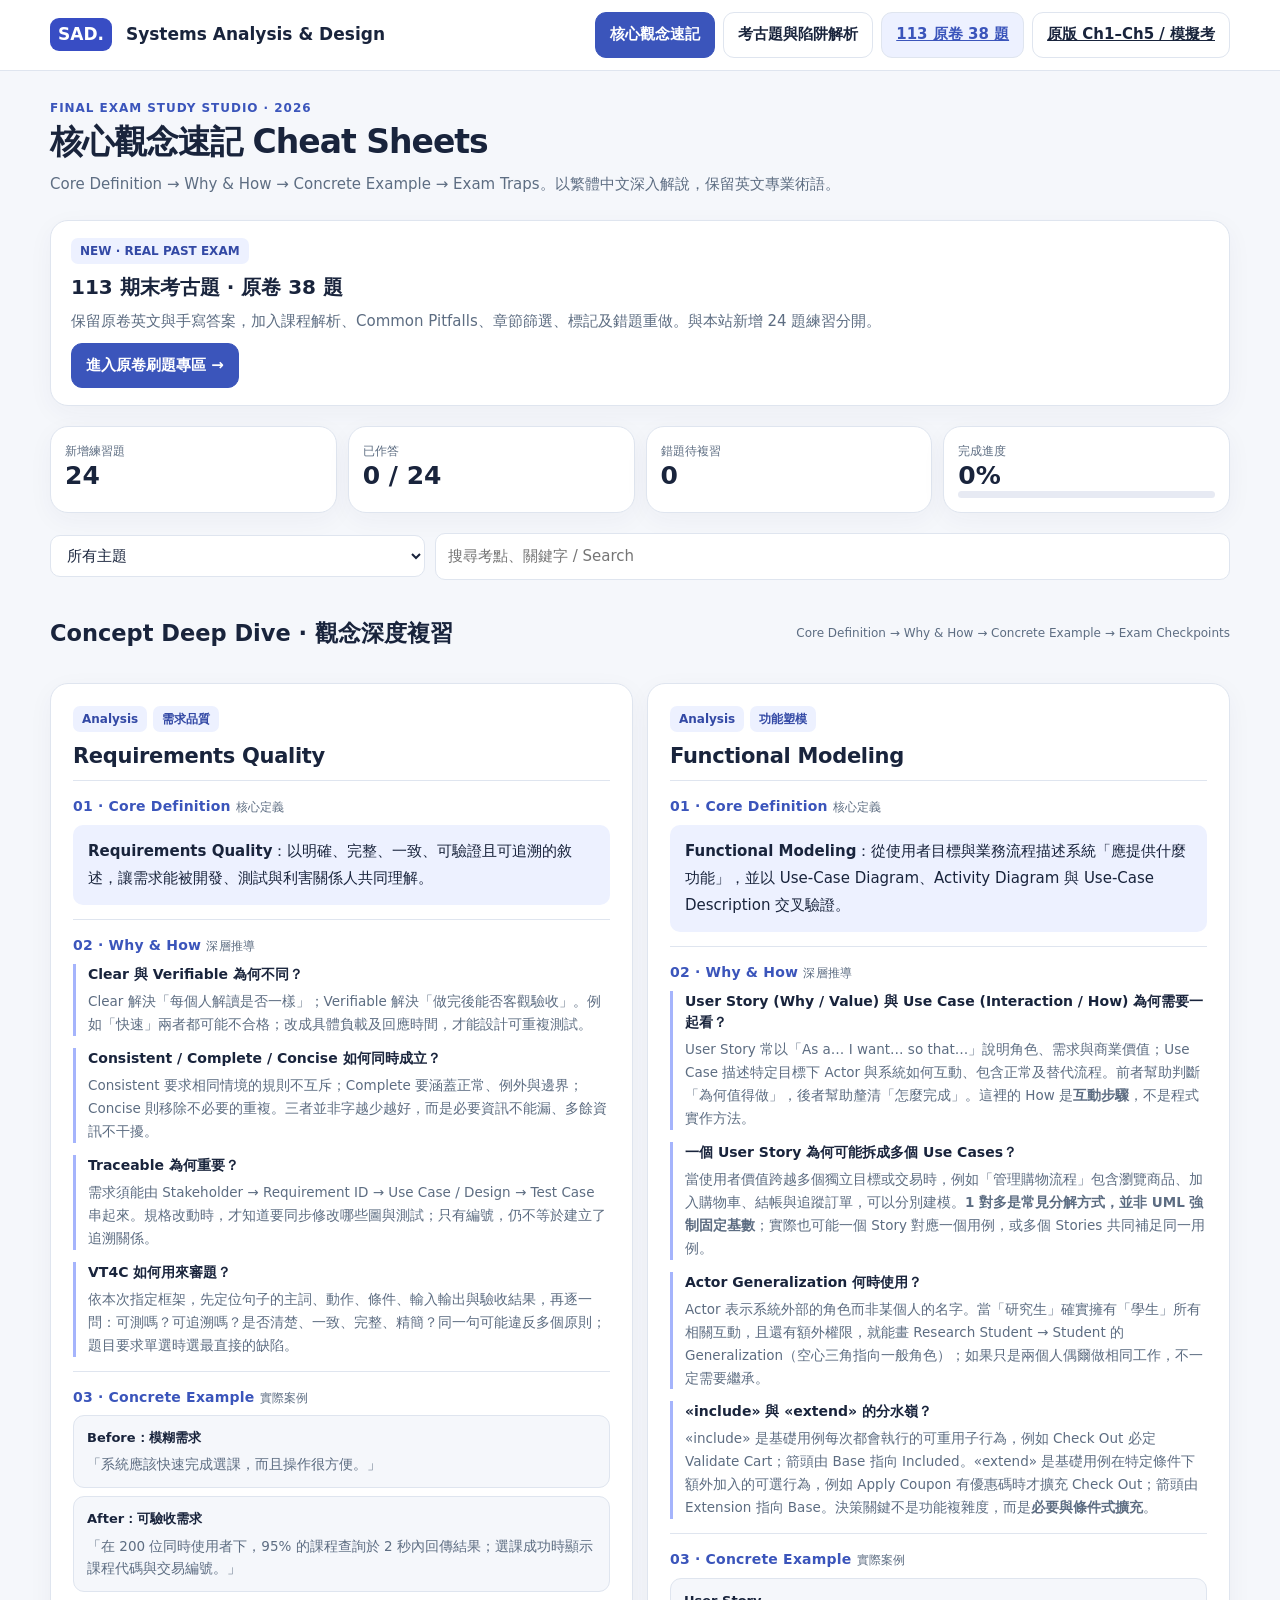
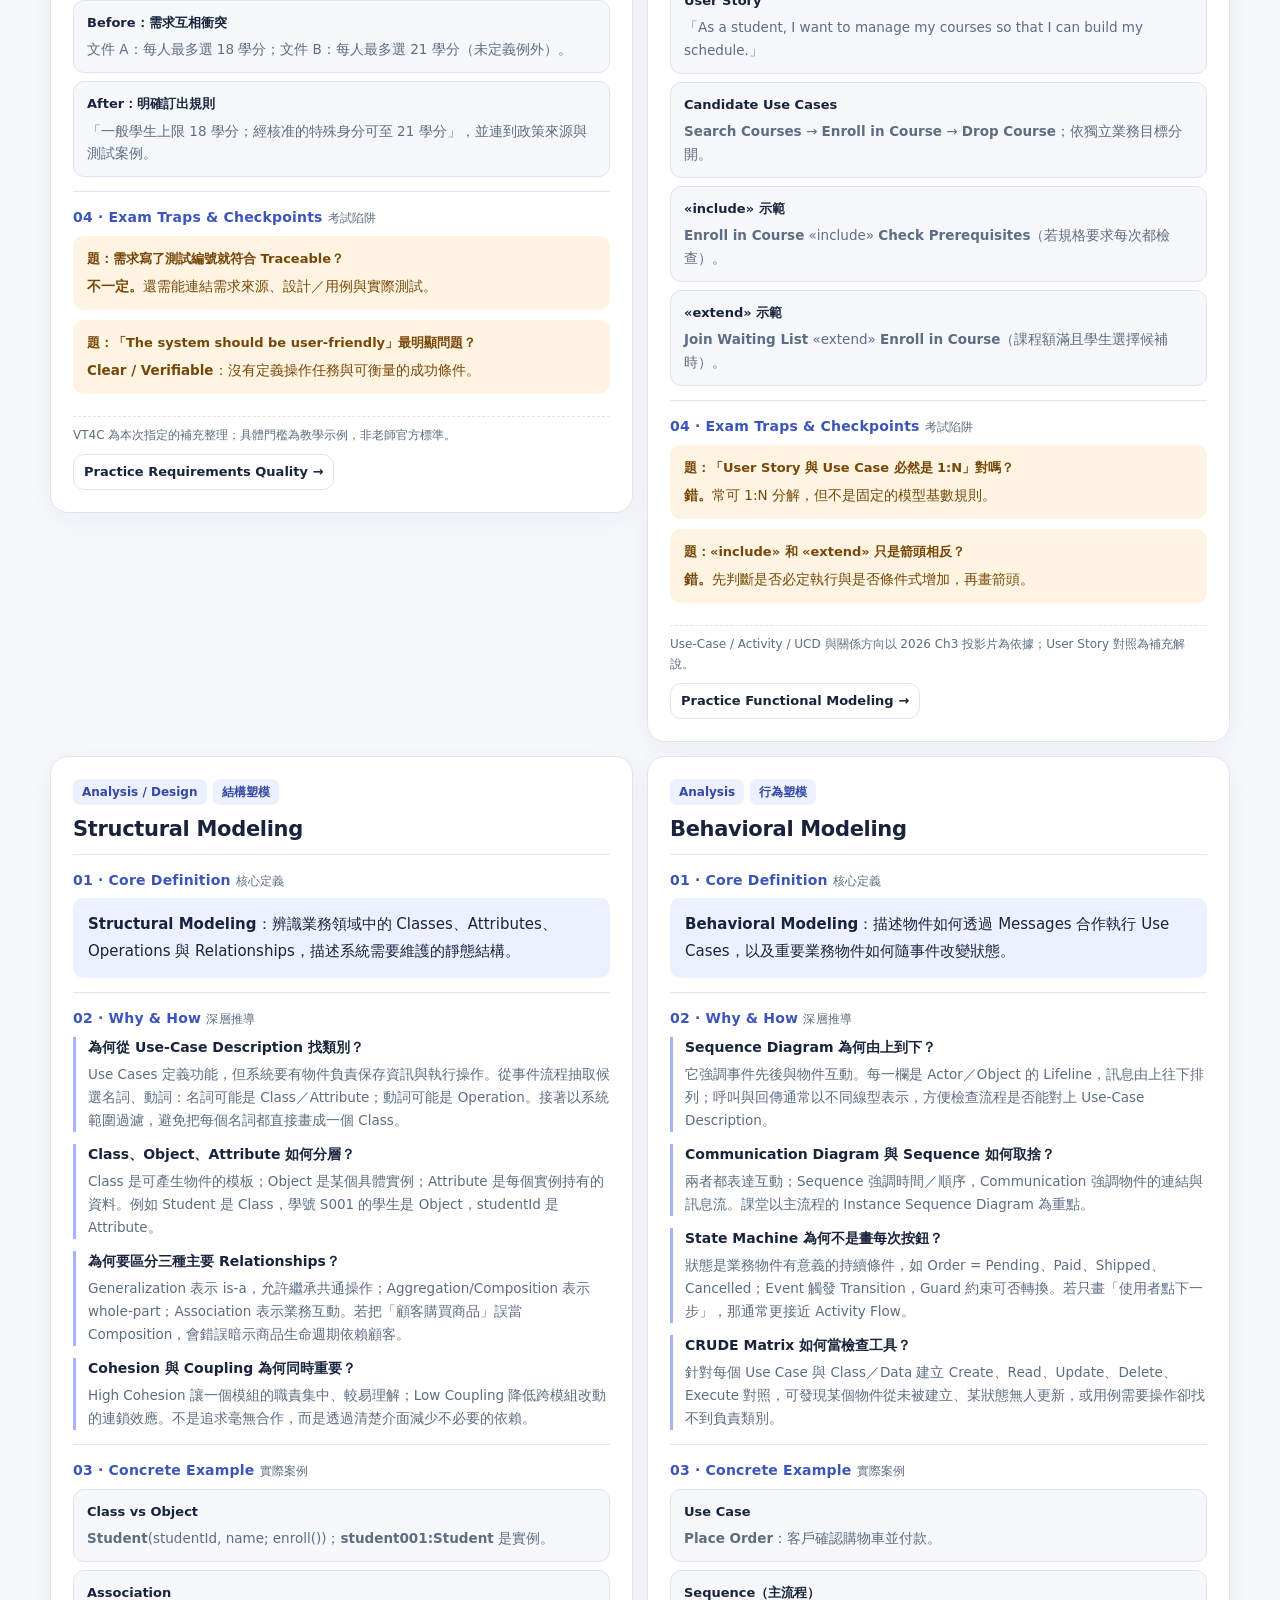
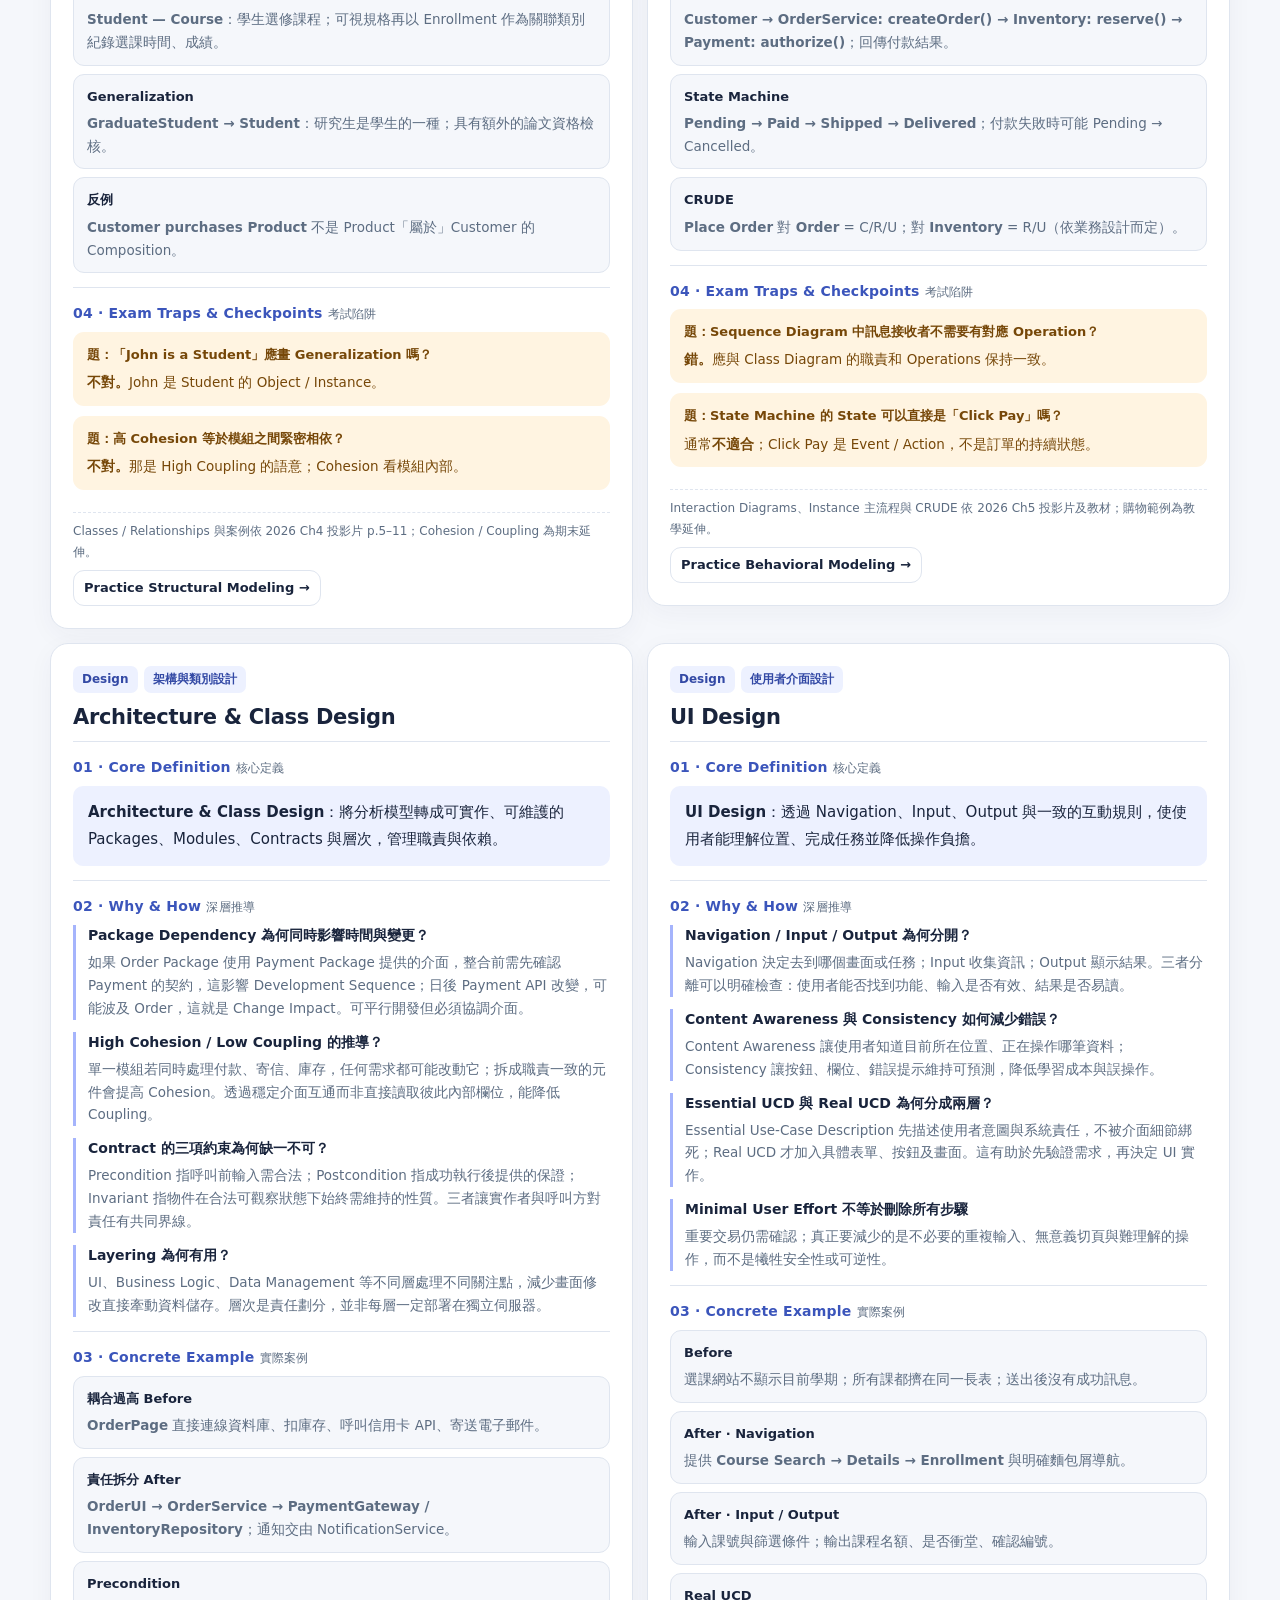
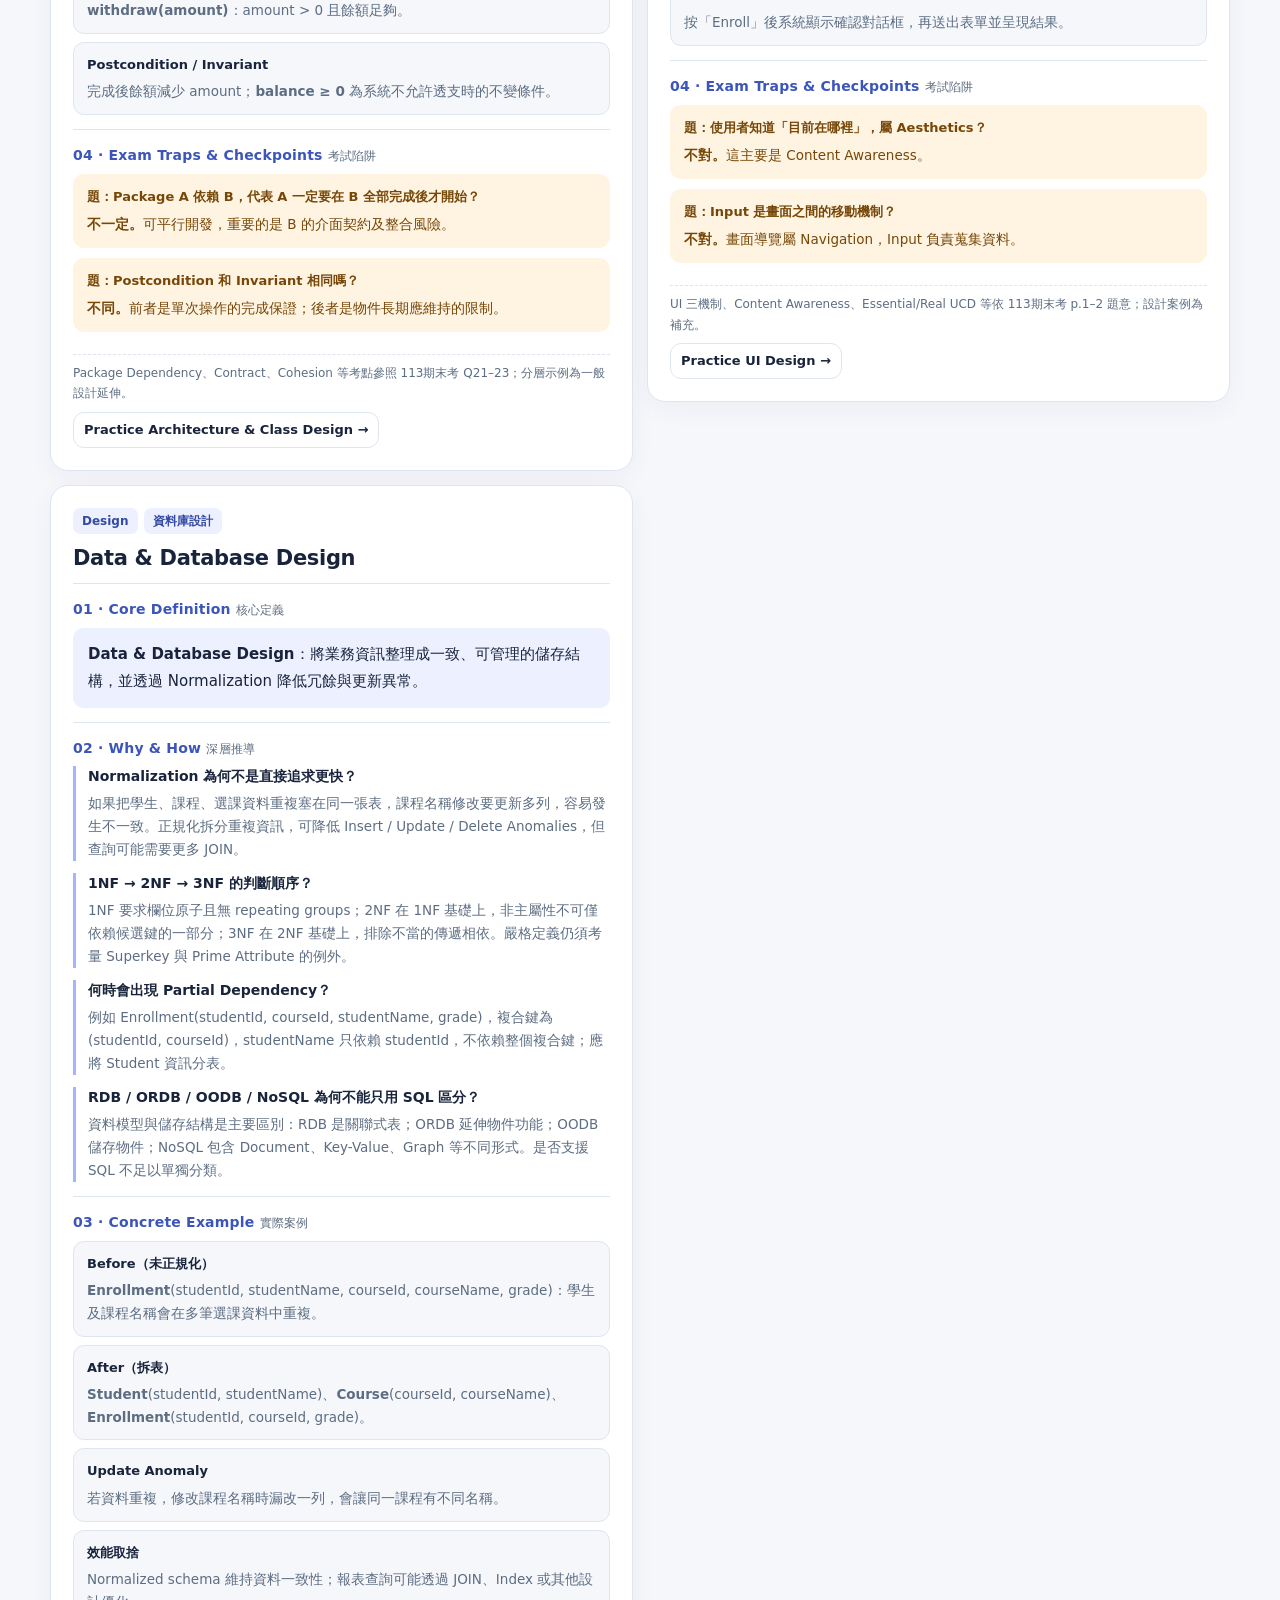
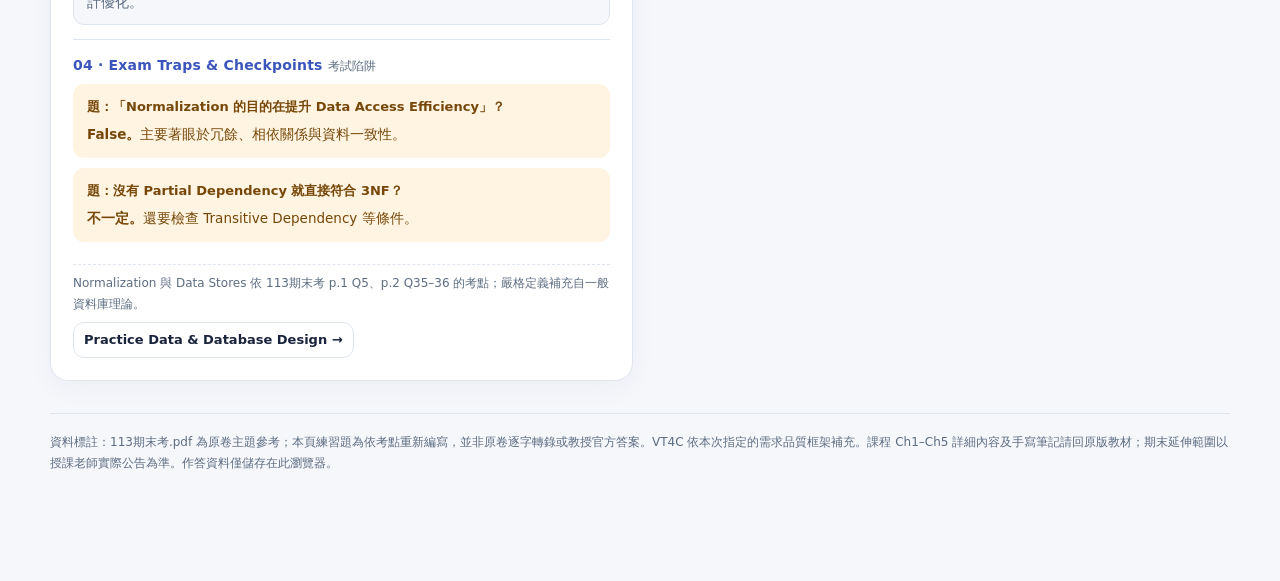
<file: final-review.html>
<!doctype html>
<html lang="zh-Hant"><head><meta charset="utf-8"><meta name="viewport" content="width=device-width,initial-scale=1">
<title>SAD 期末複習｜核心速記與考古陷阱</title><meta name="theme-color" content="#f7f8fc">
<style>
:root{--bg:#f5f7fb;--card:#fff;--ink:#19243c;--muted:#5d6d82;--line:#dfe5ef;--blue:#3b55bb;--soft:#edf1ff;--orange:#aa580e;--amber:#fff4e1;--green:#147d5a;--mint:#eaf8f2;--shadow:0 7px 26px #2634540b}
*{box-sizing:border-box}html{scroll-behavior:smooth}body{margin:0;font:15px/1.7 system-ui,-apple-system,"Noto Sans TC","Microsoft JhengHei",sans-serif;background:var(--bg);color:var(--ink)}button,input,select,textarea{font:inherit}button{cursor:pointer}button:focus-visible,select:focus-visible,input:focus-visible,textarea:focus-visible,a:focus-visible{outline:3px solid #f2b152;outline-offset:2px}
a{color:var(--blue)}.top{background:#fff;border-bottom:1px solid var(--line);position:sticky;top:0;z-index:10}.topin{max-width:1220px;margin:auto;padding:12px 20px;display:flex;flex-wrap:wrap;align-items:center;justify-content:space-between;gap:12px}.brand{font-weight:900;color:var(--ink);text-decoration:none;font-size:17px}.brand strong{display:inline-block;background:#384dc4;color:#fff;border-radius:9px;padding:2px 8px;margin-right:8px}.links{display:flex;gap:8px;flex-wrap:wrap}.btn{border:1px solid var(--line);border-radius:11px;background:#fff;color:var(--ink);padding:9px 14px;font-weight:650}.btn.primary,.btn.active{color:white;background:var(--blue);border-color:var(--blue)}.btn.small{padding:6px 10px;font-size:13px}.btn:disabled{opacity:.45;cursor:not-allowed}.wrap{max-width:1220px;margin:auto;padding:24px 20px 90px}.intro{display:flex;align-items:start;justify-content:space-between;gap:16px;margin:0 0 16px}.intro h1{margin:0;font-size:clamp(24px,3vw,33px);line-height:1.35;letter-spacing:-.03em}.intro p{color:var(--muted);margin:7px 0}.eyebrow{color:var(--blue);font-size:12px;font-weight:800;letter-spacing:.08em}.grid{display:grid;grid-template-columns:repeat(3,minmax(0,1fr));gap:14px}.card{border:1px solid var(--line);border-radius:18px;background:var(--card);padding:21px;box-shadow:var(--shadow);min-width:0}.card h2,.card h3{line-height:1.35;margin:0 0 10px}.card p{margin:8px 0}.muted{color:var(--muted)}.meta{color:var(--muted);font-size:12px}.tag{display:inline-flex;align-items:center;gap:4px;padding:3px 9px;border-radius:7px;background:var(--soft);color:#3349a5;font-size:12px;font-weight:800;white-space:normal}.tag.trap{background:var(--amber);color:var(--orange)}.tag.answer{background:var(--mint);color:var(--green)}.tag.question{background:#edf1ff;color:#354ba9}.stats{display:grid;grid-template-columns:repeat(4,minmax(0,1fr));gap:11px;margin:20px 0}.stats .card{padding:14px}.num{font-size:25px;font-weight:850;line-height:1.15}.toolbar{display:flex;flex-wrap:wrap;gap:10px;align-items:center;margin:15px 0}.toolbar select,.toolbar input{padding:10px 12px;border:1px solid var(--line);border-radius:10px;background:white;color:var(--ink);min-width:0}.toolbar input{flex:1;min-width:180px}.section{margin-top:26px}.section h2{font-size:21px}.sectionheading{display:flex;flex-wrap:wrap;gap:8px;align-items:center;justify-content:space-between;margin-bottom:12px}.lesson{display:grid;grid-template-columns:repeat(2,minmax(0,1fr));gap:14px}.lesson ul{padding-left:20px;margin:5px 0}.lesson li{margin-bottom:4px}.highlight{padding:12px 14px;background:#f5f7ff;border-radius:11px;border-left:3px solid #5c69d7;margin:12px 0;overflow-wrap:anywhere}.pitfall{padding:12px 14px;background:var(--amber);color:#70430f;border-radius:11px;margin-top:12px;overflow-wrap:anywhere}.source{font-size:12px;color:var(--muted)}.qcard{margin:12px 0}.qtext{font-size:16px;font-weight:700;white-space:pre-line;overflow-wrap:anywhere}.answers{display:grid;gap:7px;margin-top:12px}.option{width:100%;text-align:left;padding:11px 13px;border:1px solid var(--line);background:#fff;border-radius:10px;color:var(--ink);overflow-wrap:anywhere}.option:hover:not(:disabled){border-color:var(--blue)}.option.selected{border-color:var(--blue);background:var(--soft)}.option.correct{background:var(--mint);border-color:#70c6a2}.option.incorrect{background:#fff0ef;border-color:#e9a39e}.feedback{margin-top:14px;border-top:1px solid var(--line);padding-top:12px}.answerbox{padding:10px 13px;background:var(--mint);border-radius:10px;color:#14583f;margin:7px 0}.foot{margin-top:32px;padding:18px 0;color:var(--muted);font-size:12px;border-top:1px solid var(--line)}.empty{padding:40px 20px;text-align:center}.tablewrap{overflow:auto;max-width:100%}table{border-collapse:collapse;width:100%;min-width:510px}td,th{padding:10px 12px;text-align:left;vertical-align:top;border-bottom:1px solid var(--line);overflow-wrap:anywhere}th{background:var(--soft)}.hidden{display:none!important}.sr{position:absolute;left:-9999px}.inline-actions{display:flex;gap:8px;flex-wrap:wrap;margin-top:12px}.progress{background:#e7eaf3;height:7px;overflow:hidden;border-radius:10px}.progress span{height:100%;display:block;background:var(--blue);transition:width .25s}.counter{margin-left:auto}
@media(max-width:850px){.grid,.lesson{grid-template-columns:1fr 1fr}.stats{grid-template-columns:repeat(2,minmax(0,1fr))}}@media(max-width:600px){.topin,.wrap{padding-left:13px;padding-right:13px}.intro{display:block}.grid,.lesson{grid-template-columns:1fr}.stats{gap:7px}.card{padding:16px}.toolbar select{max-width:100%;width:100%}.toolbar input{width:100%}.links .btn{font-size:12px;padding:7px 9px}.intro h1{font-size:25px}table{min-width:440px}}
@media(prefers-reduced-motion:reduce){html{scroll-behavior:auto}.progress span{transition:none}}

/* Final Review: structured English-first reading layout */
.lesson{grid-template-columns:repeat(2,minmax(0,1fr));align-items:start}
.studycard{padding:22px;overflow:hidden}
.studyhead{display:flex;align-items:center;gap:6px;flex-wrap:wrap;margin-bottom:10px}
.studycard>h2{font-size:21px;letter-spacing:-.015em;overflow-wrap:anywhere}
.studysection{border-top:1px solid var(--line);padding:16px 0 10px}
.studysection h3{font-size:14px;color:var(--blue);letter-spacing:.015em;margin:0 0 9px}
.studysection h3 small{font-size:12px;color:var(--muted);font-weight:500}
.compactlist{padding-left:19px;margin:0;display:grid;gap:7px}
.compactlist li{line-height:1.6;overflow-wrap:anywhere}
.studytable{min-width:0;table-layout:fixed;width:100%;font-size:13px;line-height:1.55}
.studytable td,.studytable th{padding:9px 10px;overflow-wrap:anywhere;word-break:normal}
.studytable th:first-child,.studytable td:first-child{width:39%}
.studytable td strong{color:var(--ink)}
.traplist{background:var(--amber);padding:13px 13px 13px 31px;border-radius:12px;color:#70430f}
.traplist strong{color:#6c3e03}
.studycard .source{padding-top:8px;border-top:1px dashed var(--line)}
@media(max-width:880px){.lesson{grid-template-columns:1fr}}
@media(max-width:600px){.studycard{padding:16px}.studytable{font-size:12px}.studytable td,.studytable th{padding:8px}.studytable th:first-child,.studytable td:first-child{width:42%}}

/* Pedagogical four-part chapter cards */
.deepcard{line-height:1.7}
.deepcard .studysection{padding-top:16px;padding-bottom:14px}
.deepcard .core-sentence{margin:0;font-size:15px;line-height:1.8;background:var(--soft);padding:13px 15px;border-radius:10px;overflow-wrap:anywhere}
.concept-stack{display:grid;gap:12px}
.concept-item{border-left:3px solid #a5b4fc;padding:0 0 0 12px}
.concept-item h4{font-size:14px;line-height:1.5;margin:0 0 5px}
.concept-item p,.example-item p,.checkpoint p{margin:0;color:var(--muted);font-size:13.5px;line-height:1.7}
.example-stack{display:grid;gap:8px}
.example-item{border:1px solid var(--line);border-radius:11px;padding:11px 13px;background:var(--bg)}
.example-item b{display:block;font-size:13px;margin-bottom:4px}
.exam-checks{display:grid;gap:10px}
.checkpoint{border-radius:11px;background:var(--amber);padding:12px 14px}
.checkpoint>b{display:block;color:#764708;font-size:13px;margin-bottom:5px}
.checkpoint p{color:#764708}
@media(max-width:600px){.deepcard .core-sentence{font-size:14px}.concept-item p,.example-item p,.checkpoint p{font-size:13px}}
</style></head>
<body><header class="top"><div class="topin"><a class="brand" href="index.html"><strong>SAD.</strong> Systems Analysis & Design</a><nav class="links" aria-label="主要模組"><button class="btn active" data-view="cheats">核心觀念速記</button><button class="btn" data-view="traps">考古題與陷阱解析</button><a class="btn" href="past-exam-113.html" style="background:var(--soft);color:var(--blue)">113 原卷 38 題</a><a class="btn" href="index.html">原版 Ch1–Ch5 / 模擬考</a></nav></div></header>
<main class="wrap"><div class="intro"><div><span class="eyebrow">FINAL EXAM STUDY STUDIO · 2026</span><h1 id="pageTitle">核心觀念速記 Cheat Sheets</h1><p id="pageSub">每章均包含核心定義、設計原理、具體案例及期末考陷阱。</p></div></div>
<div class="card" style="margin:14px 0;padding:17px 20px"><span class="tag">NEW · REAL PAST EXAM</span><h2 style="font-size:20px;margin:10px 0 7px">113 期末考古題 · 原卷 38 題</h2><p class="muted">保留原卷英文與手寫答案，加入課程解析、Common Pitfalls、章節篩選、標記及錯題重做。與本站新增 24 題練習分開。</p><a class="btn primary" href="past-exam-113.html" style="display:inline-block;text-decoration:none">進入原卷刷題專區 →</a></div><div class="stats" id="stats" aria-live="polite"></div><div id="view"></div>
<footer class="foot">資料標註：113期末考.pdf 為原卷主題參考；本頁練習題為依考點重新編寫，並非原卷逐字轉錄或教授官方答案。VT4C 依本次指定的需求品質框架補充。課程 Ch1–Ch5 詳細內容及手寫筆記請回原版教材；期末延伸範圍以授課老師實際公告為準。作答資料僅儲存在此瀏覽器。</footer></main>
<script>
"use strict";
const TOPICS=[{"key":"quality","name":"Requirements Quality","zh":"需求品質","group":"Analysis","source":"VT4C 為本次指定之補充框架，非已確認之課堂原始措辭","definition":["**Requirement Quality** (需求敘述品質): unambiguous, testable, non-conflicting, sufficiently specified and traceable.","**VT4C**: **Verifiable**, **Traceable**, **Clear**, **Consistent**, **Complete**, **Concise**."],"columns":["Principle","Meaning (短註)"],"elements":[["**Verifiable**","Testable acceptance criteria (可驗收)"],["**Traceable**","Linked to source, use case and test (可追溯)"],["**Clear**","Unambiguous wording (不含糊)"],["**Consistent**","No contradictions (不矛盾)"],["**Complete**","All essential cases covered (不漏例外)"],["**Concise**","No redundant language (不冗長)"]],"traps":["**Clear ≠ Verifiable**: “Fast” is vague and not measurable (缺少量化門檻).","**Complete ≠ Verbose**: Cover exceptions without padding (完整不等於冗長).","**Example Rewrite**: “The system is fast” → “95% of searches finish within 2 seconds under 200 concurrent users.” (門檻為練習示例，非課堂規定)"]},{"key":"functional","name":"Functional Modeling","zh":"功能塑模","group":"Analysis","source":"2026 Ch3 投影片 p.4、7、10；補充方向依 UML 一般規則","definition":["**Functional Model** (功能模型): describes system functions and user-facing business processes.","**Use Case** (用例): a goal-oriented interaction between actor and system."],"columns":["Artifact / Relationship","Purpose (短註)"],"elements":[["**Use-Case Diagram**","Actors, functions, system boundary (系統功能概觀)"],["**Activity Diagram**","Activity/control flow, decisions, forks (流程與分支)"],["**Use-Case Description (UCD)**","Trigger, preconditions, main and alternate flows (文字情境)"],["**Association**","Actor ↔ use case (互動連結)"],["**«include»**","Base → included use case (必要共同行為)"],["**«extend»**","Extension → base use case (條件式擴充)"],["**Generalization**","Specialized → generalized actor/use case (泛化)"]],"traps":["**«include» ≠ «extend»**: The former is included behavior; the latter is conditional extension (箭頭方向不同).","**Activity Diagram ≠ Sequence Diagram**: Process/control flow versus object messages over time (焦點不同).","**Analysis ≠ Implementation**: Avoid database/UI code details in use-case definitions (先描述 What)."]},{"key":"structural","name":"Structural Modeling","zh":"結構塑模","group":"Analysis / Design","source":"2026 Ch4 投影片 p.5–11；設計品質為期末題意延伸","definition":["**Structural Model** (結構模型): identifies domain classes, properties, operations and relationships.","**Class** (類別): template; **Object** (物件): specific instance."],"columns":["Element","Meaning (短註)"],"elements":[["**Class Name**","Type of domain object (類別名稱)"],["**Attributes**","Relevant properties (資料屬性)"],["**Operations**","Supported actions (操作行為)"],["**Association**","General link (關聯)"],["**Aggregation / Composition**","Whole–part relationship (整體與部分)"],["**Generalization**","Subclass → superclass; is-a (繼承／泛化)"],["**Cohesion**","Related responsibilities within one module (內聚)"],["**Coupling**","Dependencies between modules (耦合)"]],"traps":["**Instance-of ≠ Is-a**: John is an instance of Student, not a subclass (個體不是子類別).","**Association ≠ Aggregation**: Borrowing a book is not ownership of its parts (借閱不等於組成).","**High Cohesion / Low Coupling** is the usual design target (內聚高、耦合低)."]},{"key":"behavior","name":"Behavioral Modeling","zh":"行為塑模","group":"Analysis","source":"2026 Ch5 投影片 p.5–10","definition":["**Behavioral Model** (行為模型): captures internal dynamic behavior of collaborating objects.","**Message** (訊息): invokes an operation; an interaction may produce a return value."],"columns":["Artifact","Focus (短註)"],"elements":[["**Sequence Diagram**","Time-ordered messages (時間順序)"],["**Communication Diagram**","Message links among objects (訊息連結)"],["**Instance Sequence Diagram**","One scenario, usually main event flow (單一情境)"],["**State Machine**","Events, guards, state changes (物件狀態轉移)"],["**CRUDE Matrix**","Create / Read / Update / Delete / Execute (操作檢查)"]],"traps":["**Sequence ≠ Communication**: Message timing versus link structure (不要混淆焦點).","**State ≠ Action**: States represent object conditions, not every UI click (狀態不是每個操作步驟).","**Message–Operation Consistency**: A receiver must support the called operation (跨模型一致)."]},{"key":"architecture","name":"Architecture & Class Design","zh":"架構與類別設計","group":"Design","source":"113期末考.pdf p.1 Q16、Q21–23；p.2 Q34、Q37（依題意整理，非官方答案）","definition":["**Architecture Design** (架構設計): organizes software components, their responsibilities and dependencies.","**Package Dependency** (套件相依): A package relies on services or definitions of another."],"columns":["Key Element","Meaning (短註)"],"elements":[["**Development Sequence**","Dependencies inform build order (開發順序)"],["**Change Impact**","Upstream changes may affect dependents (變更影響)"],["**Precondition**","Must hold before operation (執行前)"],["**Postcondition**","Must hold after operation (執行後)"],["**Invariant**","Valid property preserved (不變條件)"],["**Cohesion**","Within-module relatedness (內聚)"],["**Coupling**","Cross-module dependency (耦合)"]],"traps":["**Dependency ≠ Inheritance**: A package dependency is not an is-a relationship (不同語意).","**Cohesion ≠ Coupling**: One concerns internal unity; the other inter-module connection (內外不同).","**Invariant ≠ Postcondition**: It is not a one-time output (非單次結果)."]},{"key":"ui","name":"UI Design","zh":"使用者介面設計","group":"Design","source":"113期末考.pdf p.1 Q24–27；p.2 Q28–33（依題意整理）","definition":["**User Interface (UI) Design** (介面設計): organizes navigation, data entry and information display.","**Usability** (易用性): supports efficient, understandable user interaction."],"columns":["Mechanism / Principle","Meaning (短註)"],"elements":[["**Navigation**","Move between screens (畫面導覽)"],["**Input**","Capture user data (資料輸入)"],["**Output**","Display information (資訊輸出)"],["**Layout**","Intuitive grouping (版面配置)"],["**Content Awareness**","Know where one is (脈絡清楚)"],["**Aesthetics**","Readable, pleasing appearance (視覺清楚)"],["**User Experience**","Ease of interaction (操作體驗)"],["**Consistency**","Predictable patterns (一致)"],["**Minimal User Effort**","Fewer unnecessary actions (減少負擔)"],["**Window Navigation Diagram**","Screen connections (畫面關聯)"]],"traps":["**Input ≠ Navigation**: Form entry is not screen-to-screen movement (輸入不是導覽).","**Essential UCD ≠ Real UCD**: Task intent versus concrete UI interaction (抽象與具體).","**Content Awareness ≠ Aesthetics**: Knowing location versus visual appeal (概念不同)."]},{"key":"data","name":"Data & Database Design","zh":"資料庫設計","group":"Design","source":"113期末考.pdf p.1 Q5；p.2 Q35–36（依題意與一般資料庫定義整理）","definition":["**Normalization** (正規化): reduces redundancy and update anomalies; supports data integrity.","**Data Store** (資料儲存): file, relational, object-relational, object-oriented or NoSQL."],"columns":["Normal Form / Store","Rule (短註)"],"elements":[["**1NF**","Atomic values; no repeating groups (原子欄位)"],["**2NF**","1NF + no partial dependency of non-prime attributes on candidate keys (無部分相依)"],["**3NF**","2NF + no problematic transitive dependencies (無不當傳遞相依)"],["**RDB**","Relations / SQL (關聯式)"],["**ORDB**","Relational + object features (物件關聯式)"],["**OODB**","Object-based storage (物件式)"],["**NoSQL**","Multiple non-relational models (非關聯模型)"]],"traps":["**Normalization ≠ Query Optimization**: More joins may increase access cost (目的不是加快查詢).","**2NF ≠ 3NF**: Partial versus transitive dependency are different tests (判斷要分開).","**SQL support ≠ pure RDB**: SQL alone does not determine store type (不可只憑 SQL 判斷)."]}];
const DEEP_DIVE={"quality":{"core":"**Requirements Quality**：以明確、完整、一致、可驗證且可追溯的敘述，讓需求能被開發、測試與利害關係人共同理解。","why":[["**Clear** 與 **Verifiable** 為何不同？","Clear 解決「每個人解讀是否一樣」；Verifiable 解決「做完後能否客觀驗收」。例如「快速」兩者都可能不合格；改成具體負載及回應時間，才能設計可重複測試。"],["**Consistent / Complete / Concise** 如何同時成立？","Consistent 要求相同情境的規則不互斥；Complete 要涵蓋正常、例外與邊界；Concise 則移除不必要的重複。三者並非字越少越好，而是必要資訊不能漏、多餘資訊不干擾。"],["**Traceable** 為何重要？","需求須能由 Stakeholder → Requirement ID → Use Case / Design → Test Case 串起來。規格改動時，才知道要同步修改哪些圖與測試；只有編號，仍不等於建立了追溯關係。"],["**VT4C** 如何用來審題？","依本次指定框架，先定位句子的主詞、動作、條件、輸入輸出與驗收結果，再逐一問：可測嗎？可追溯嗎？是否清楚、一致、完整、精簡？同一句可能違反多個原則；題目要求單選時選最直接的缺陷。"]],"examples":[["Before：模糊需求","「系統應該快速完成選課，而且操作很方便。」"],["After：可驗收需求","「在 200 位同時使用者下，95% 的課程查詢於 2 秒內回傳結果；選課成功時顯示課程代碼與交易編號。」"],["Before：需求互相衝突","文件 A：每人最多選 18 學分；文件 B：每人最多選 21 學分（未定義例外）。"],["After：明確訂出規則","「一般學生上限 18 學分；經核准的特殊身分可至 21 學分」，並連到政策來源與測試案例。"]],"traps":[["題：需求寫了測試編號就符合 Traceable？","**不一定。**還需能連結需求來源、設計／用例與實際測試。"],["題：「The system should be user-friendly」最明顯問題？","**Clear / Verifiable**：沒有定義操作任務與可衡量的成功條件。"]],"source":"VT4C 為本次指定的補充整理；具體門檻為教學示例，非老師官方標準。"},"functional":{"core":"**Functional Modeling**：從使用者目標與業務流程描述系統「應提供什麼功能」，並以 Use-Case Diagram、Activity Diagram 與 Use-Case Description 交叉驗證。","why":[["**User Story (Why / Value)** 與 **Use Case (Interaction / How)** 為何需要一起看？","User Story 常以「As a… I want… so that…」說明角色、需求與商業價值；Use Case 描述特定目標下 Actor 與系統如何互動、包含正常及替代流程。前者幫助判斷「為何值得做」，後者幫助釐清「怎麼完成」。這裡的 How 是**互動步驟**，不是程式實作方法。"],["一個 **User Story** 為何可能拆成多個 **Use Cases**？","當使用者價值跨越多個獨立目標或交易時，例如「管理購物流程」包含瀏覽商品、加入購物車、結帳與追蹤訂單，可以分別建模。**1 對多是常見分解方式，並非 UML 強制固定基數**；實際也可能一個 Story 對應一個用例，或多個 Stories 共同補足同一用例。"],["**Actor Generalization** 何時使用？","Actor 表示系統外部的角色而非某個人的名字。當「研究生」確實擁有「學生」所有相關互動，且還有額外權限，就能畫 Research Student → Student 的 Generalization（空心三角指向一般角色）；如果只是兩個人偶爾做相同工作，不一定需要繼承。"],["**«include»** 與 **«extend»** 的分水嶺？","«include» 是基礎用例每次都會執行的可重用子行為，例如 Check Out 必定 Validate Cart；箭頭由 Base 指向 Included。«extend» 是基礎用例在特定條件下額外加入的可選行為，例如 Apply Coupon 有優惠碼時才擴充 Check Out；箭頭由 Extension 指向 Base。決策關鍵不是功能複雜度，而是**必要與條件式擴充**。"]],"examples":[["User Story","「As a student, I want to manage my courses so that I can build my schedule.」"],["Candidate Use Cases","**Search Courses** → **Enroll in Course** → **Drop Course**；依獨立業務目標分開。"],["«include» 示範","**Enroll in Course** «include» **Check Prerequisites**（若規格要求每次都檢查）。"],["«extend» 示範","**Join Waiting List** «extend» **Enroll in Course**（課程額滿且學生選擇候補時）。"]],"traps":[["題：「User Story 與 Use Case 必然是 1:N」對嗎？","**錯。**常可 1:N 分解，但不是固定的模型基數規則。"],["題：«include» 和 «extend» 只是箭頭相反？","**錯。**先判斷是否必定執行與是否條件式增加，再畫箭頭。"]],"source":"Use-Case / Activity / UCD 與關係方向以 2026 Ch3 投影片為依據；User Story 對照為補充解說。"},"structural":{"core":"**Structural Modeling**：辨識業務領域中的 Classes、Attributes、Operations 與 Relationships，描述系統需要維護的靜態結構。","why":[["為何從 **Use-Case Description** 找類別？","Use Cases 定義功能，但系統要有物件負責保存資訊與執行操作。從事件流程抽取候選名詞、動詞：名詞可能是 Class／Attribute；動詞可能是 Operation。接著以系統範圍過濾，避免把每個名詞都直接畫成一個 Class。"],["**Class**、**Object**、**Attribute** 如何分層？","Class 是可產生物件的模板；Object 是某個具體實例；Attribute 是每個實例持有的資料。例如 Student 是 Class，學號 S001 的學生是 Object，studentId 是 Attribute。"],["為何要區分三種主要 **Relationships**？","Generalization 表示 is-a，允許繼承共通操作；Aggregation/Composition 表示 whole-part；Association 表示業務互動。若把「顧客購買商品」誤當 Composition，會錯誤暗示商品生命週期依賴顧客。"],["**Cohesion** 與 **Coupling** 為何同時重要？","High Cohesion 讓一個模組的職責集中、較易理解；Low Coupling 降低跨模組改動的連鎖效應。不是追求毫無合作，而是透過清楚介面減少不必要的依賴。"]],"examples":[["Class vs Object","**Student**(studentId, name; enroll())；**student001:Student** 是實例。"],["Association","**Student — Course**：學生選修課程；可視規格再以 Enrollment 作為關聯類別紀錄選課時間、成績。"],["Generalization","**GraduateStudent → Student**：研究生是學生的一種；具有額外的論文資格檢核。"],["反例","**Customer purchases Product** 不是 Product「屬於」Customer 的 Composition。"]],"traps":[["題：「John is a Student」應畫 Generalization 嗎？","**不對。**John 是 Student 的 Object / Instance。"],["題：高 Cohesion 等於模組之間緊密相依？","**不對。**那是 High Coupling 的語意；Cohesion 看模組內部。"]],"source":"Classes / Relationships 與案例依 2026 Ch4 投影片 p.5–11；Cohesion / Coupling 為期末延伸。"},"behavior":{"core":"**Behavioral Modeling**：描述物件如何透過 Messages 合作執行 Use Cases，以及重要業務物件如何隨事件改變狀態。","why":[["**Sequence Diagram** 為何由上到下？","它強調事件先後與物件互動。每一欄是 Actor／Object 的 Lifeline，訊息由上往下排列；呼叫與回傳通常以不同線型表示，方便檢查流程是否能對上 Use-Case Description。"],["**Communication Diagram** 與 **Sequence** 如何取捨？","兩者都表達互動；Sequence 強調時間／順序，Communication 強調物件的連結與訊息流。課堂以主流程的 Instance Sequence Diagram 為重點。"],["**State Machine** 為何不是畫每次按鈕？","狀態是業務物件有意義的持續條件，如 Order = Pending、Paid、Shipped、Cancelled；Event 觸發 Transition，Guard 約束可否轉換。若只畫「使用者點下一步」，那通常更接近 Activity Flow。"],["**CRUDE Matrix** 如何當檢查工具？","針對每個 Use Case 與 Class／Data 建立 Create、Read、Update、Delete、Execute 對照，可發現某個物件從未被建立、某狀態無人更新，或用例需要操作卻找不到負責類別。"]],"examples":[["Use Case","**Place Order**：客戶確認購物車並付款。"],["Sequence（主流程）","**Customer → OrderService: createOrder() → Inventory: reserve() → Payment: authorize()**；回傳付款結果。"],["State Machine","**Pending → Paid → Shipped → Delivered**；付款失敗時可能 Pending → Cancelled。"],["CRUDE","**Place Order** 對 **Order** = C/R/U；對 **Inventory** = R/U（依業務設計而定）。"]],"traps":[["題：Sequence Diagram 中訊息接收者不需要有對應 Operation？","**錯。**應與 Class Diagram 的職責和 Operations 保持一致。"],["題：State Machine 的 State 可以直接是「Click Pay」嗎？","通常**不適合**；Click Pay 是 Event / Action，不是訂單的持續狀態。"]],"source":"Interaction Diagrams、Instance 主流程與 CRUDE 依 2026 Ch5 投影片及教材；購物範例為教學延伸。"},"architecture":{"core":"**Architecture & Class Design**：將分析模型轉成可實作、可維護的 Packages、Modules、Contracts 與層次，管理職責與依賴。","why":[["**Package Dependency** 為何同時影響時間與變更？","如果 Order Package 使用 Payment Package 提供的介面，整合前需先確認 Payment 的契約，這影響 Development Sequence；日後 Payment API 改變，可能波及 Order，這就是 Change Impact。可平行開發但必須協調介面。"],["**High Cohesion / Low Coupling** 的推導？","單一模組若同時處理付款、寄信、庫存，任何需求都可能改動它；拆成職責一致的元件會提高 Cohesion。透過穩定介面互通而非直接讀取彼此內部欄位，能降低 Coupling。"],["**Contract** 的三項約束為何缺一不可？","Precondition 指呼叫前輸入需合法；Postcondition 指成功執行後提供的保證；Invariant 指物件在合法可觀察狀態下始終需維持的性質。三者讓實作者與呼叫方對責任有共同界線。"],["**Layering** 為何有用？","UI、Business Logic、Data Management 等不同層處理不同關注點，減少畫面修改直接牽動資料儲存。層次是責任劃分，並非每層一定部署在獨立伺服器。"]],"examples":[["耦合過高 Before","**OrderPage** 直接連線資料庫、扣庫存、呼叫信用卡 API、寄送電子郵件。"],["責任拆分 After","**OrderUI → OrderService → PaymentGateway / InventoryRepository**；通知交由 NotificationService。"],["Precondition","**withdraw(amount)**：amount > 0 且餘額足夠。"],["Postcondition / Invariant","完成後餘額減少 amount；**balance ≥ 0** 為系統不允許透支時的不變條件。"]],"traps":[["題：Package A 依賴 B，代表 A 一定要在 B 全部完成後才開始？","**不一定。**可平行開發，重要的是 B 的介面契約及整合風險。"],["題：Postcondition 和 Invariant 相同嗎？","**不同。**前者是單次操作的完成保證；後者是物件長期應維持的限制。"]],"source":"Package Dependency、Contract、Cohesion 等考點參照 113期末考 Q21–23；分層示例為一般設計延伸。"},"ui":{"core":"**UI Design**：透過 Navigation、Input、Output 與一致的互動規則，使使用者能理解位置、完成任務並降低操作負擔。","why":[["**Navigation / Input / Output** 為何分開？","Navigation 決定去到哪個畫面或任務；Input 收集資訊；Output 顯示結果。三者分離可以明確檢查：使用者能否找到功能、輸入是否有效、結果是否易讀。"],["**Content Awareness** 與 **Consistency** 如何減少錯誤？","Content Awareness 讓使用者知道目前所在位置、正在操作哪筆資料；Consistency 讓按鈕、欄位、錯誤提示維持可預測，降低學習成本與誤操作。"],["**Essential UCD** 與 **Real UCD** 為何分成兩層？","Essential Use-Case Description 先描述使用者意圖與系統責任，不被介面細節綁死；Real UCD 才加入具體表單、按鈕及畫面。這有助於先驗證需求，再決定 UI 實作。"],["**Minimal User Effort** 不等於刪除所有步驟","重要交易仍需確認；真正要減少的是不必要的重複輸入、無意義切頁與難理解的操作，而不是犧牲安全性或可逆性。"]],"examples":[["Before","選課網站不顯示目前學期；所有課都擠在同一長表；送出後沒有成功訊息。"],["After · Navigation","提供 **Course Search → Details → Enrollment** 與明確麵包屑導航。"],["After · Input / Output","輸入課號與篩選條件；輸出課程名額、是否衝堂、確認編號。"],["Real UCD","按「Enroll」後系統顯示確認對話框，再送出表單並呈現結果。"]],"traps":[["題：使用者知道「目前在哪裡」，屬 Aesthetics？","**不對。**這主要是 Content Awareness。"],["題：Input 是畫面之間的移動機制？","**不對。**畫面導覽屬 Navigation，Input 負責蒐集資料。"]],"source":"UI 三機制、Content Awareness、Essential/Real UCD 等依 113期末考 p.1–2 題意；設計案例為補充。"},"data":{"core":"**Data & Database Design**：將業務資訊整理成一致、可管理的儲存結構，並透過 Normalization 降低冗餘與更新異常。","why":[["**Normalization** 為何不是直接追求更快？","如果把學生、課程、選課資料重複塞在同一張表，課程名稱修改要更新多列，容易發生不一致。正規化拆分重複資訊，可降低 Insert / Update / Delete Anomalies，但查詢可能需要更多 JOIN。"],["**1NF → 2NF → 3NF** 的判斷順序？","1NF 要求欄位原子且無 repeating groups；2NF 在 1NF 基礎上，非主屬性不可僅依賴候選鍵的一部分；3NF 在 2NF 基礎上，排除不當的傳遞相依。嚴格定義仍須考量 Superkey 與 Prime Attribute 的例外。"],["何時會出現 **Partial Dependency**？","例如 Enrollment(studentId, courseId, studentName, grade)，複合鍵為 (studentId, courseId)，studentName 只依賴 studentId，不依賴整個複合鍵；應將 Student 資訊分表。"],["**RDB / ORDB / OODB / NoSQL** 為何不能只用 SQL 區分？","資料模型與儲存結構是主要區別：RDB 是關聯式表；ORDB 延伸物件功能；OODB 儲存物件；NoSQL 包含 Document、Key-Value、Graph 等不同形式。是否支援 SQL 不足以單獨分類。"]],"examples":[["Before（未正規化）","**Enrollment**(studentId, studentName, courseId, courseName, grade)：學生及課程名稱會在多筆選課資料中重複。"],["After（拆表）","**Student**(studentId, studentName)、**Course**(courseId, courseName)、**Enrollment**(studentId, courseId, grade)。"],["Update Anomaly","若資料重複，修改課程名稱時漏改一列，會讓同一課程有不同名稱。"],["效能取捨","Normalized schema 維持資料一致性；報表查詢可能透過 JOIN、Index 或其他設計優化。"]],"traps":[["題：「Normalization 的目的在提升 Data Access Efficiency」？","**False。**主要著眼於冗餘、相依關係與資料一致性。"],["題：沒有 Partial Dependency 就直接符合 3NF？","**不一定。**還要檢查 Transitive Dependency 等條件。"]],"source":"Normalization 與 Data Stores 依 113期末考 p.1 Q5、p.2 Q35–36 的考點；嚴格定義補充自一般資料庫理論。"}};
const QUESTIONS=[
["quality","Which requirement is the most verifiable?","The system must be fast.|The search page should look modern.|Under 200 concurrent users, 95% of queries finish within 2 seconds.|The system shall be convenient.",2,"給定負載、百分位與時間限制後才能客觀測量。","Verifiable 不等於文字漂亮；要能判斷 Pass/Fail。"],
["quality","A requirement uses both 'immediately' and 'as soon as possible'. Which VT4C quality is most clearly violated?","Clear|Complete|Traceable|Consistent",0,"語意不明確，無法知道真正的可接受時限。","若題目另外問如何測試，才著重 Verifiable。"],
["quality","Two requirements specify different password minimum lengths for the same users. What is the central problem?","Concise|Consistent|Traceable|Complete",1,"兩條需求互相矛盾，違反一致性。","同時可能造成驗證困難，但最直接的缺陷是衝突。"],
["quality","A requirement cannot be linked to its stakeholder or related test case. Which VT4C principle is missing?","Traceable|Concise|Clear|Complete",0,"需求需能追溯來源、設計與測試。","只有編號不代表已完成 traceability。"],
["quality","A course registration requirement omits what happens when a course is full. Which quality is most directly affected?","Concise|Complete|Verifiable|Consistent",1,"重要例外情境沒有規格，屬完整性不足。","完整不是愈長愈好，而是必要情境不可缺。"],
["quality","Which rewrite is more concise without losing required meaning?","The system shall permit a student to be able to perform an action of cancelling a previously made registration.|A student can cancel an existing registration.|The system shall be excellent.|Users can do anything.",1,"刪除重複修飾，保留角色、動作、對象。","Concise 不代表捨棄驗收條件或例外。"],
["functional","Which artifact describes actors and the major functions they interact with?","Class Diagram|Use-case Diagram|State Machine|Package Diagram",1,"Use-case Diagram 呈現 actor、用例與系統邊界。","它不是拿來寫程式介面實作細節。"],
["functional","In a UML use-case diagram, the «include» arrow points from:","The included use case to the base use case|The base use case to the included use case|The actor to the subsystem|Any direction",1,"base use case 使用 included use case 的共通功能。","«extend» 箭頭方向相反，從 extension 指向 base。"],
["functional","Which field belongs naturally in a Use-Case Description?","Main event flow|CPU cache size|Database index layout|CSS font weight",0,"Use-Case Description 記錄流程、觸發條件及例外。","細節設計應與分析需求層級區分。"],
["structural","John is a Student. In OO terminology, John is:","A subclass|A superclass|An instance of Student|An association type",2,"John 是 Student 這個 class 的具體 instance。","is-a 與 instance-of 不可混淆。"],
["structural","Member borrows Book. The most natural class relationship is:","Aggregation|Association|Generalization|Composition",1,"借閱表示兩個類別間的行為關聯。","不代表 Book 是 Member 的組成部分。"],
["structural","A module's responsibilities are tightly related. That reflects:","High coupling|Low cohesion|High cohesion|Package dependency",2,"Cohesion 看模組內部職責相關程度。","Coupling 是跨模組依賴。"],
["behavior","Which diagram emphasizes the time-order of messages among objects?","Sequence Diagram|Object Diagram|Class Diagram|Activity Diagram",0,"Sequence diagram 由上而下呈現訊息傳遞順序。","Communication diagram 強調物件互動關係與訊息路徑。"],
["behavior","CRUDE stands for:","Create, Read, Update, Delete, Execute|Create, Run, Use, Deploy, Edit|Class, Role, UML, Data, Event|Copy, Rewrite, Upload, Delete, Export",0,"CRUDE 用於檢查模型中操作與合作的覆蓋情況。","不要把 Execute 遺漏。"],
["architecture","Which two meanings of package dependency were emphasized in the past exam?","Cost and time|Security and performance|Development sequence and change impact|Inheritance and aggregation",2,"依賴影響開發先後的規劃，以及被依賴者變更的波及範圍。","Package dependency 不是 class 的 is-a 關係。"],
["architecture","Which statement about Cohesion and Coupling is correct?","Both describe the same thing.|High cohesion means related responsibilities inside a module; coupling describes inter-module dependency.|Coupling describes attributes in a class only.|Low cohesion is always preferred.",1,"Cohesion 看內聚，Coupling 看模組間依賴。","通常期望 high cohesion、low coupling。"],
["architecture","A condition that must be true before a method is invoked is a:","Postcondition|Invariant|Precondition|Multiplicity",2,"Precondition 是執行前提；Postcondition 是執行後保證。","Invariant 代表需持續維持的有效狀態。"],
["ui","Which of the following is an input mechanism?","Displaying a sales report|Capturing user-entered customer information|Linking to a different screen|Printing a chart",1,"Input 是擷取資料，Navigation 是移動介面，Output 是輸出資訊。","考古題常把三機制混搭考。"],
["ui","A user always knows where they are and what information is displayed. This most directly reflects:","Content awareness|Normalization|Coupling|Change impact",0,"Content awareness 強調目前內容／位置脈絡清楚。","和 Aesthetics 的美感不同。"],
["ui","Which artifact shows how screens connect and users move among them?","CRUDE matrix|Window navigation diagram|State machine|Class contract",1,"Window navigation diagram 描述視窗間的連結及導覽路徑。","這不是資料流圖。"],
["data","Normalization is primarily intended to increase data access efficiency. True or False?","True|False",1,"正規化主要為降低冗餘、避免更新異常、維護一致性。","拆分資料表有時增加 JOIN，未必更快。"],
["data","Which issue does 1NF primarily address?","Transitive dependency|Multi-valued or repeating groups in a field|Module coupling|Message ordering",1,"1NF 重視原子欄位與消除重複群組。","2NF 處理部分相依；3NF 常以傳遞相依辨識。"],
["data","A relation satisfies 1NF but a non-prime attribute depends only on part of a composite candidate key. Which form is violated?","1NF|2NF|3NF only|None",1,"非主屬性對複合候選鍵的一部分有部分相依，違反 2NF。","不是所有表格都一定有複合鍵。"],
["data","Which distinction fits 3NF study rules?","No partial dependencies|No repeating rows|No transitive dependency of non-prime attributes on a key|No foreign keys",2,"在課堂常用的 1NF→2NF→3NF 速記中，3NF 重點為去除傳遞相依。","嚴格的 3NF 定義涉及 superkey 與 prime attributes；本題採課堂速記層次。"]
].map((x,i)=>({id:i+1,topic:x[0],question:x[1],options:x[2].split("|"),answer:x[3],why:x[4],pit:x[5],source:i<6?"VT4C 新增練習（非原考古題）":"113期末考題型／課堂投影片考點改寫（非原卷逐字）"}));
const KEY="sad-final-study-v1";let saved={};try{saved=JSON.parse(localStorage.getItem(KEY)||"{}")||{}}catch(e){}
const state={answers:{},flags:{},wrong:{},...saved};let view="cheats",category="all",quizFilter="all",query="";
const $=id=>document.getElementById(id);
const e=s=>String(s==null?"":s).replace(/[&<>"']/g,c=>({"&":"&amp;","<":"&lt;",">":"&gt;",'"':"&quot;","'":"&#39;"}[c]));
const save=()=>{try{localStorage.setItem(KEY,JSON.stringify(state))}catch(err){console.warn(err)}};
const answered=()=>QUESTIONS.filter(q=>state.answers[q.id]!==undefined).length;
const incorrect=()=>QUESTIONS.filter(q=>state.wrong[q.id]).length;
const label=k=>TOPICS.find(t=>t.key===k).zh;
function setView(v){view=v;category="all";quizFilter="all";query="";document.querySelectorAll("[data-view]").forEach(b=>b.classList.toggle("active",b.dataset.view===v));render();window.scrollTo({top:0,behavior:"smooth"});}
function stats(){const a=answered(),w=incorrect();$("stats").innerHTML='<div class="card"><div class="meta">新增練習題</div><div class="num">'+QUESTIONS.length+'</div></div><div class="card"><div class="meta">已作答</div><div class="num">'+a+' / '+QUESTIONS.length+'</div></div><div class="card"><div class="meta">錯題待複習</div><div class="num">'+w+'</div></div><div class="card"><div class="meta">完成進度</div><div class="num">'+Math.round(a/QUESTIONS.length*100)+'%</div><div class="progress"><span style="width:'+Math.round(a/QUESTIONS.length*100)+'%"></span></div></div>';}
function filterTools(isQuiz){const opts='<option value="all">所有主題</option>'+TOPICS.map(t=>'<option value="'+t.key+'" '+(category===t.key?"selected":"")+'>'+e(t.zh)+' / '+e(t.name)+'</option>').join("");
return '<div class="toolbar"><label class="sr" for="topicFilter">按章節篩選</label><select id="topicFilter" onchange="category=this.value;render()"> '+opts+'</select>'+ (isQuiz?'<label class="sr" for="statusFilter">作答狀態</label><select id="statusFilter" onchange="quizFilter=this.value;render()"><option value="all">所有狀態</option><option value="unanswered" '+(quizFilter==="unanswered"?"selected":"")+'>未作答</option><option value="wrong" '+(quizFilter==="wrong"?"selected":"")+'>只看錯題</option><option value="flagged" '+(quizFilter==="flagged"?"selected":"")+'>只看收藏</option><option value="answered" '+(quizFilter==="answered"?"selected":"")+'>已作答</option></select>':'')+'<label class="sr" for="search">搜尋</label><input id="search" placeholder="搜尋考點、關鍵字 / Search" value="'+e(query)+'" oninput="query=this.value;updateContent()" autocomplete="off">'+(isQuiz?'<button class="btn" onclick="resetWrong()">清除錯題標記</button>':'')+'</div>';}
function inline(s){return e(s).replace(/\*\*([^*]+)\*\*/g,'<strong>$1</strong>')}
function deepList(rows){return '<ul class="compactlist">'+rows.map(v=>'<li>'+inline(v)+'</li>').join('')+'</ul>'}
function deepRows(rows){return '<div class="concept-stack">'+rows.map(([head,body])=>'<div class="concept-item"><h4>'+inline(head)+'</h4><p>'+inline(body)+'</p></div>').join('')+'</div>'}
function cheats(){let arr=TOPICS.filter(t=>{const d=DEEP_DIVE[t.key];return (category==="all"||category===t.key)&&(!query||(t.zh+" "+t.name+" "+d.core+" "+d.why.flat().join(" ")+" "+d.examples.flat().join(" ")+" "+d.traps.flat().join(" ")).toLowerCase().includes(query.toLowerCase()))});
return '<div class="sectionheading"><h2>Concept Deep Dive · 觀念深度複習</h2><span class="meta">Core Definition → Why &amp; How → Concrete Example → Exam Checkpoints</span></div><div class="lesson">'+arr.map(t=>{const d=DEEP_DIVE[t.key];return '<article class="card studycard deepcard"><div class="studyhead"><span class="tag">'+e(t.group)+'</span><span class="tag">'+e(t.zh)+'</span></div><h2>'+e(t.name)+'</h2><section class="studysection"><h3>01 · Core Definition <small>核心定義</small></h3><p class="core-sentence">'+inline(d.core)+'</p></section><section class="studysection"><h3>02 · Why &amp; How <small>深層推導</small></h3>'+deepRows(d.why)+'</section><section class="studysection"><h3>03 · Concrete Example <small>實際案例</small></h3><div class="example-stack">'+d.examples.map(([head,body])=>'<div class="example-item"><b>'+e(head)+'</b><p>'+inline(body)+'</p></div>').join('')+'</div></section><section class="studysection"><h3>04 · Exam Traps &amp; Checkpoints <small>考試陷阱</small></h3><div class="exam-checks">'+d.traps.map(([q,a])=>'<div class="checkpoint"><b>'+inline(q)+'</b><p>'+inline(a)+'</p></div>').join('')+'</div></section><p class="source">'+e(d.source)+'</p><button class="btn small" onclick="setViewForTopic(\''+t.key+'\')">Practice '+e(t.name)+' →</button></article>'}).join("")+'</div>'+(arr.length?"":'<div class="card empty">沒有符合的章節，請調整搜尋條件。</div>');}
function setViewForTopic(k){setView("traps");category=k;render();}
function choices(q){const val=state.answers[q.id],done=val!==undefined;return '<div class="answers" role="group" aria-label="Q'+q.id+' options">'+q.options.map((o,i)=>'<button class="option '+(done?(i===q.answer?"correct":i===val?"incorrect":""):"")+'" onclick="answer('+q.id+','+i+')" '+(done?"disabled":"")+'><strong>'+String.fromCharCode(65+i)+'.</strong> '+e(o)+'</button>').join("")+'</div>';}
function quizCard(q){const val=state.answers[q.id],done=val!==undefined;
return '<article class="card qcard" id="q'+q.id+'"><div class="sectionheading"><div><span class="tag question">Question Q'+String(q.id).padStart(2,"0")+'</span> <span class="tag">'+e(label(q.topic))+'</span> '+(state.wrong[q.id]?'<span class="tag trap">錯題</span>':'')+'</div><button class="btn small" aria-label="標記第'+q.id+'題" onclick="toggleFlag('+q.id+')">'+(state.flags[q.id]?"★ 已收藏":"☆ 收藏")+'</button></div><div class="qtext">'+e(q.question)+'</div>'+choices(q)+(done?'<div class="feedback"><span class="tag answer">Standard Answer · 本站參考解答</span><div class="answerbox"><strong>'+String.fromCharCode(65+q.answer)+'. '+e(q.options[q.answer])+'</strong><p>'+e(q.why)+'</p></div><div class="pitfall"><span class="tag trap">Common Pitfall</span> '+e(q.pit)+'</div><button class="btn small" onclick="retry('+q.id+')">重做此題</button></div>':'<p class="meta">作答後顯示參考答案、原因與易錯陷阱。</p>')+'<div class="source">'+e(q.source)+'</div></article>';}
function traps(){const arr=QUESTIONS.filter(q=>(category==="all"||q.topic===category)&&(!query||(q.question+" "+q.options.join(" ")+q.why+" "+q.pit+" "+label(q.topic)).toLowerCase().includes(query.toLowerCase()))&&(quizFilter==="all"||quizFilter==="wrong"&&state.wrong[q.id]||quizFilter==="flagged"&&state.flags[q.id]||quizFilter==="answered"&&state.answers[q.id]!==undefined||quizFilter==="unanswered"&&state.answers[q.id]===undefined));return '<div class="sectionheading"><h2>歷屆考古題庫與陷阱解析</h2><span class="meta">依 113 年期末考考點及課堂主題改寫 · 不冒稱官方解答</span></div><p class="muted">點選答案後立即看解析。錯題會自動收集，可以按章節、未作答、收藏或錯題重練；重整網頁不會清除紀錄。</p><div class="sectionheading"><span class="tag">篩選結果 '+arr.length+' 題</span><button class="btn small" onclick="resetPractice()">重置所有新增練習題答案</button></div>'+arr.map(quizCard).join("")+(arr.length?"":'<div class="card empty"><h3>找不到符合條件的題目</h3><p class="muted">可改選「所有狀態」或其他章節。</p></div>');}
function render(){stats();$("pageTitle").textContent=view==="cheats"?"核心觀念速記 Cheat Sheets":"歷屆考古題庫與陷阱解析";$("pageSub").textContent=view==="cheats"?"Core Definition → Why & How → Concrete Example → Exam Traps。以繁體中文深入解說，保留英文專業術語。":"按章節與答題狀態篩選；題目、參考解答與 Common Pitfalls 分層閱讀。";$("view").innerHTML=filterTools(view==="traps")+'<div id="content">'+(view==="cheats"?cheats():traps())+'</div>';}
function updateContent(){$("content").innerHTML=view==="cheats"?cheats():traps();}
function answer(id,value){if(state.answers[id]!==undefined)return;let q=QUESTIONS.find(x=>x.id===id);state.answers[id]=value;if(value!==q.answer)state.wrong[id]=true;else delete state.wrong[id];save();render();let el=$("q"+id);if(el)el.scrollIntoView({block:"nearest"});}
function toggleFlag(id){state.flags[id]=!state.flags[id];save();render();const el=$("q"+id);if(el)el.scrollIntoView({block:"nearest"});}
function retry(id){delete state.answers[id];save();render();const el=$("q"+id);if(el)el.scrollIntoView({block:"nearest"});}
function resetWrong(){if(confirm("要清除錯題標記嗎？已作答的答案會保留。")){state.wrong={};quizFilter="all";save();render();}}
function resetPractice(){if(confirm("要重置這個期末模組的所有答案嗎？收藏與原版模擬考不受影響。")){state.answers={};state.wrong={};quizFilter="all";save();render();}}
document.querySelectorAll("[data-view]").forEach(b=>b.addEventListener("click",()=>setView(b.dataset.view)));
render();
</script></body></html>
</file>
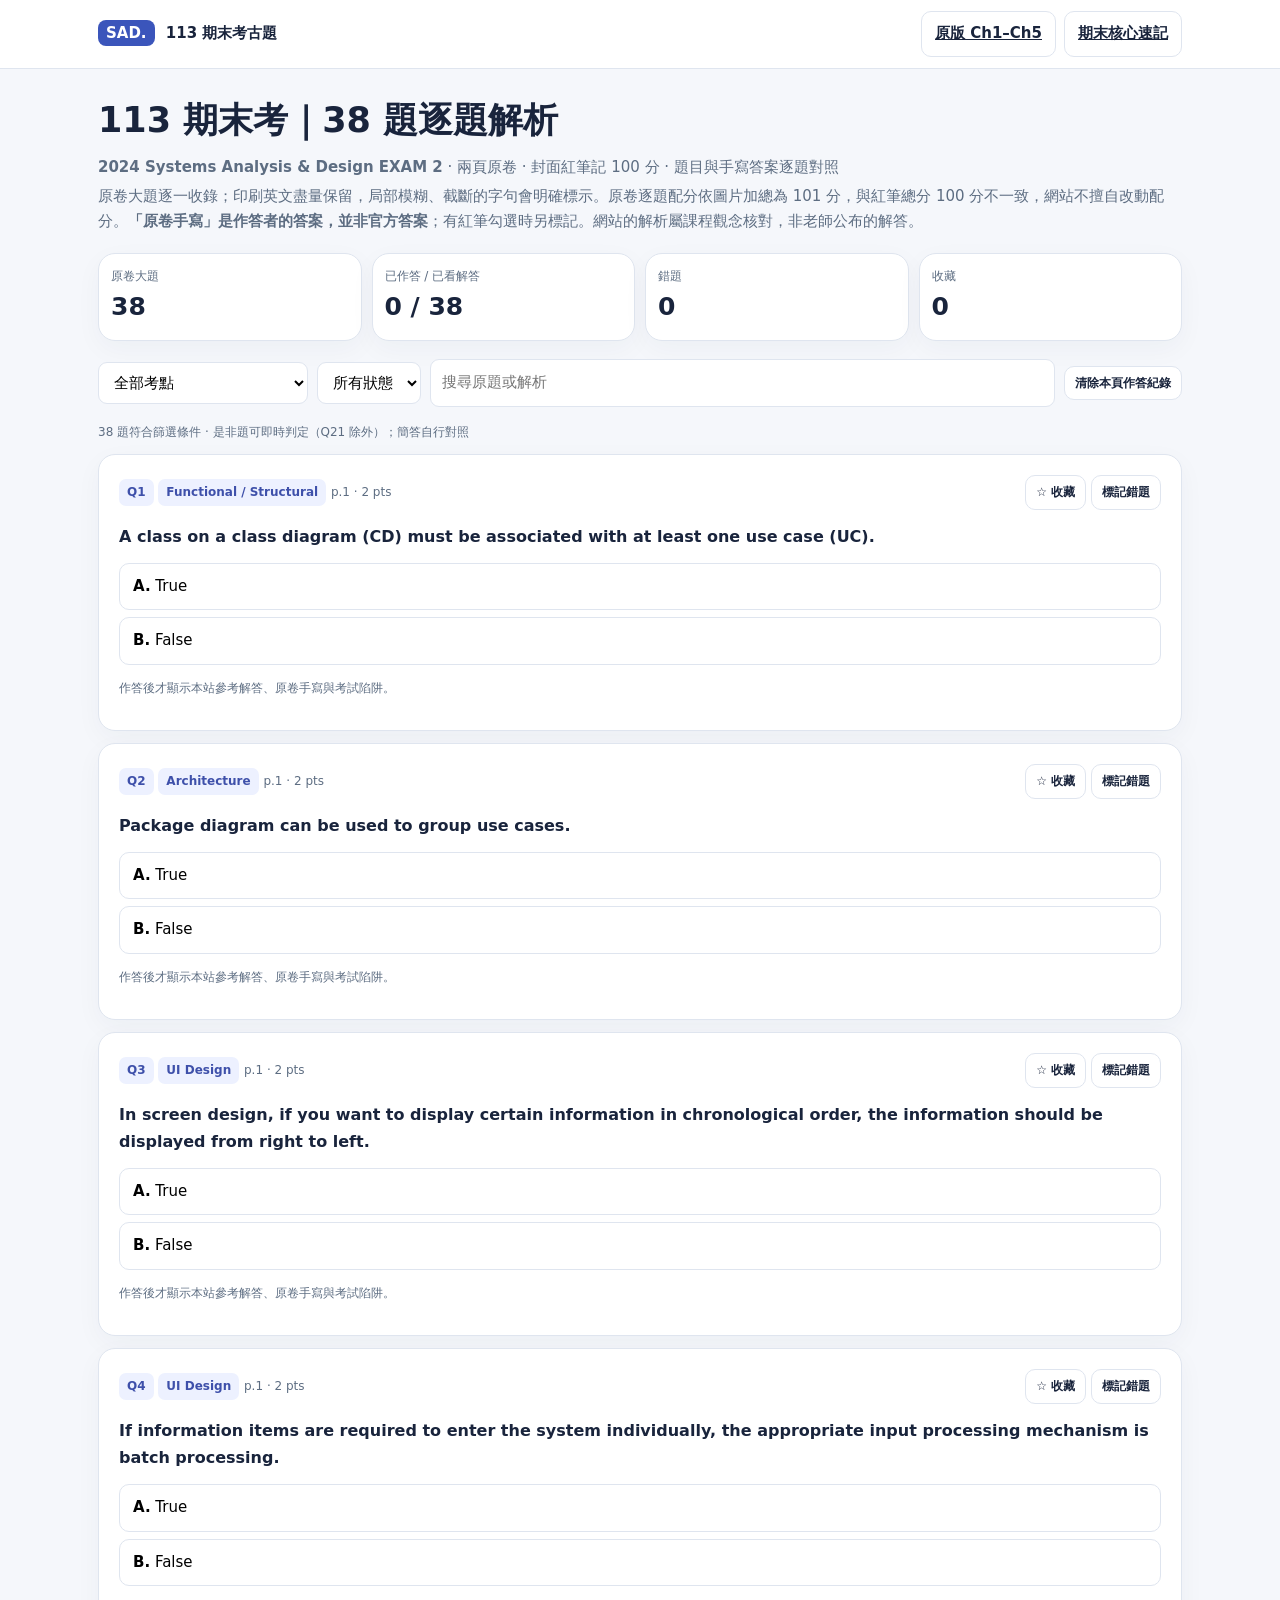
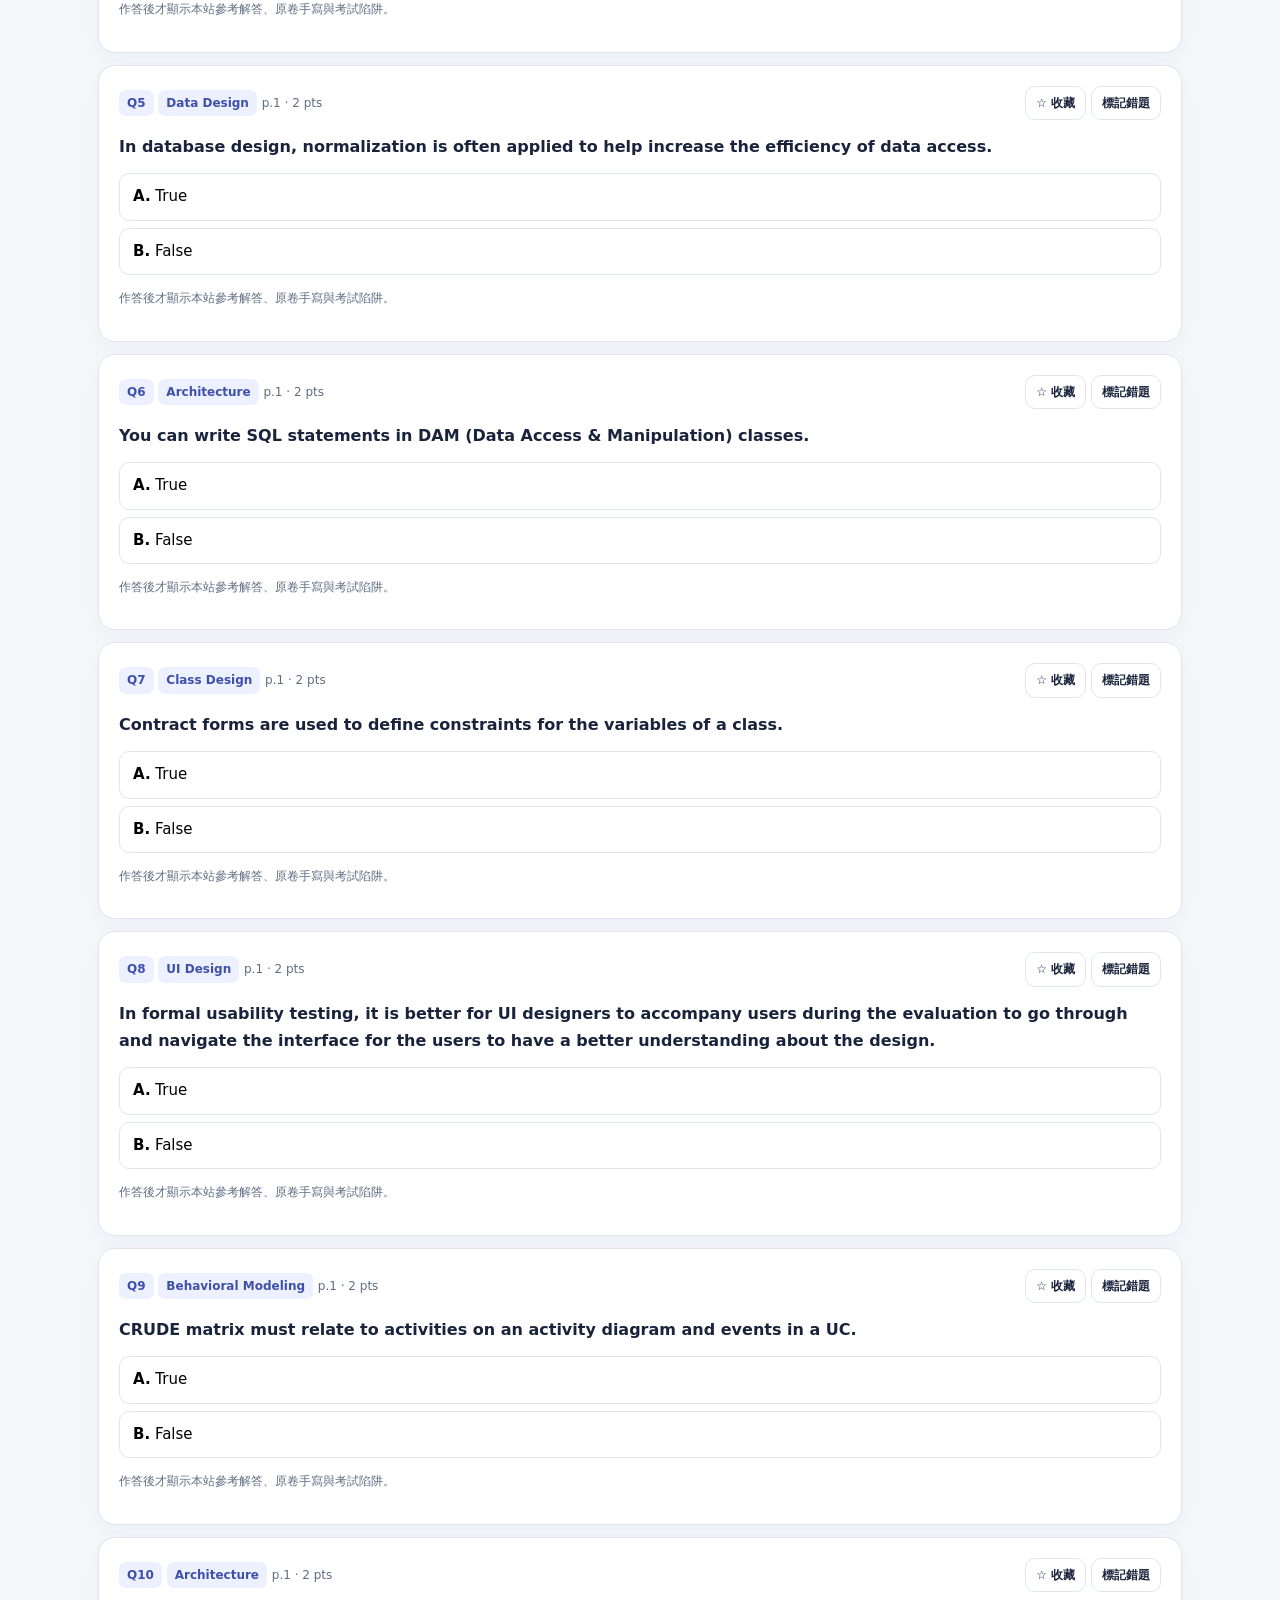
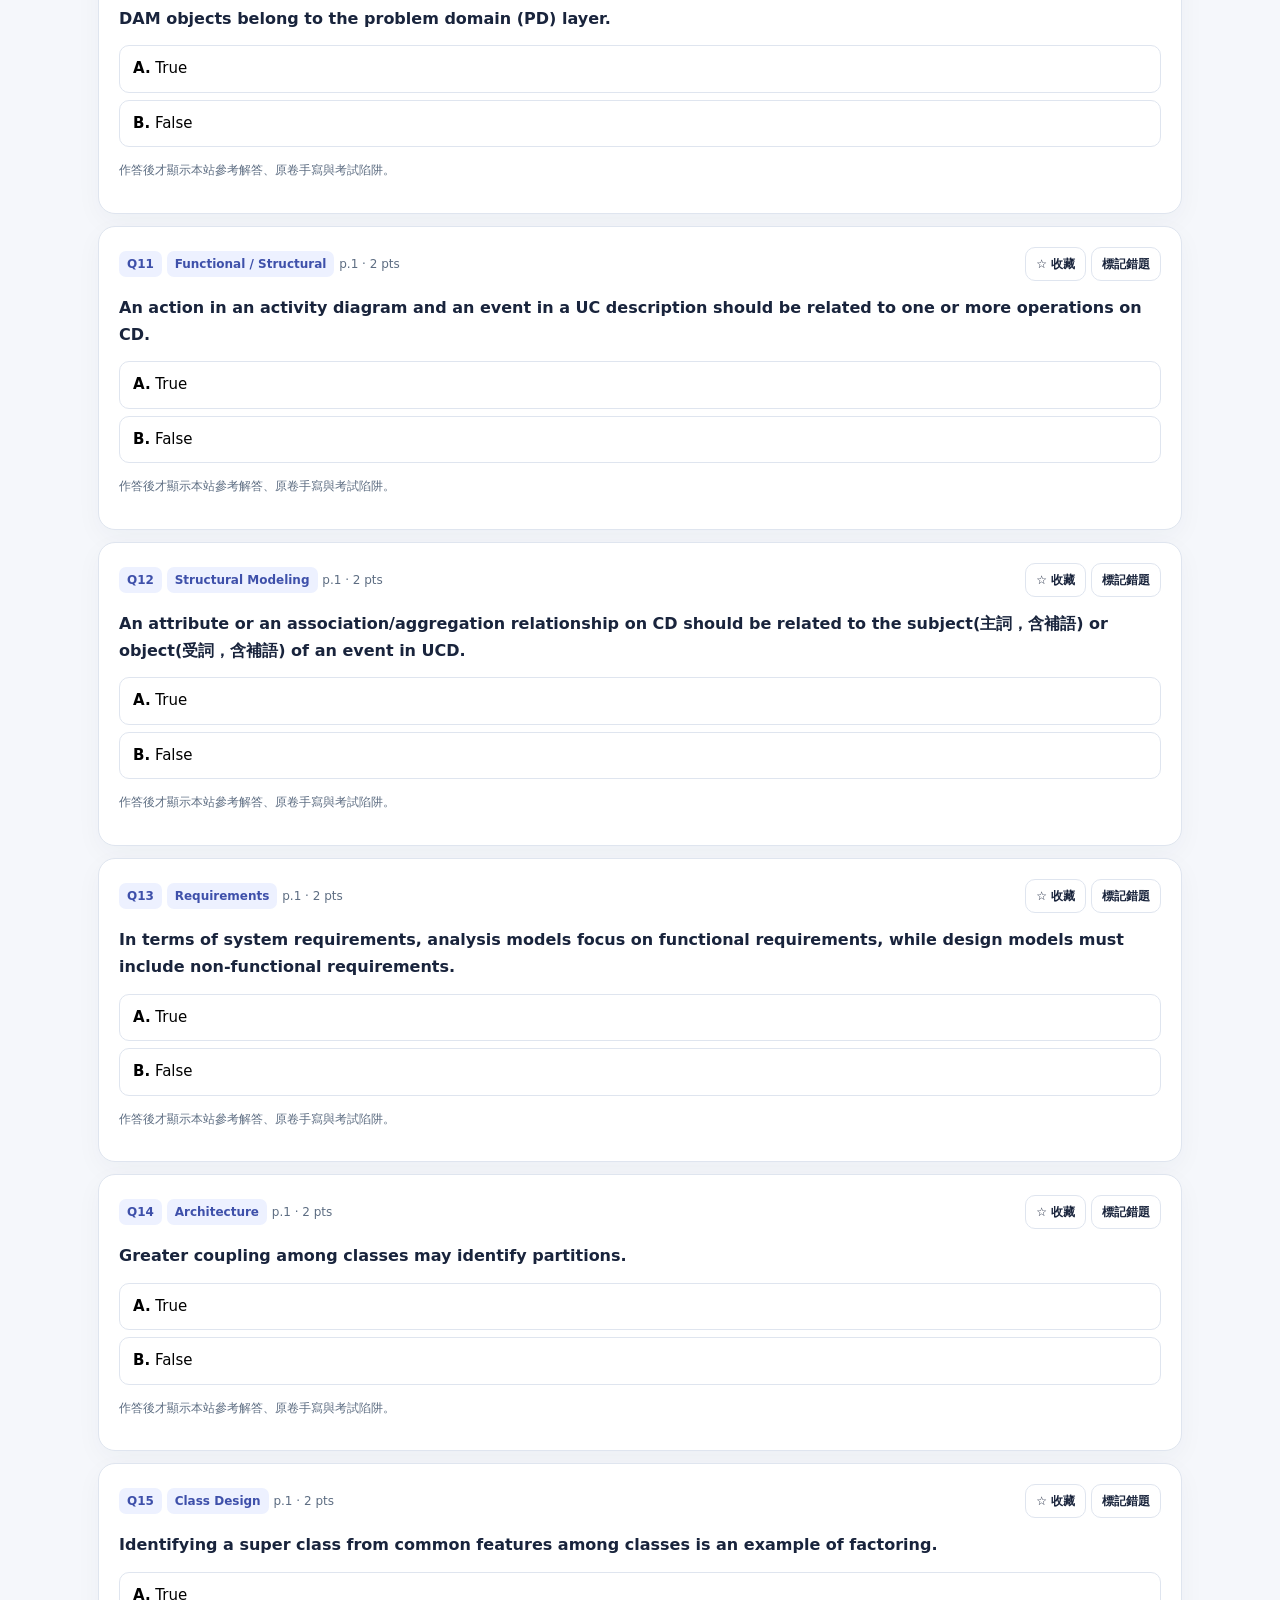
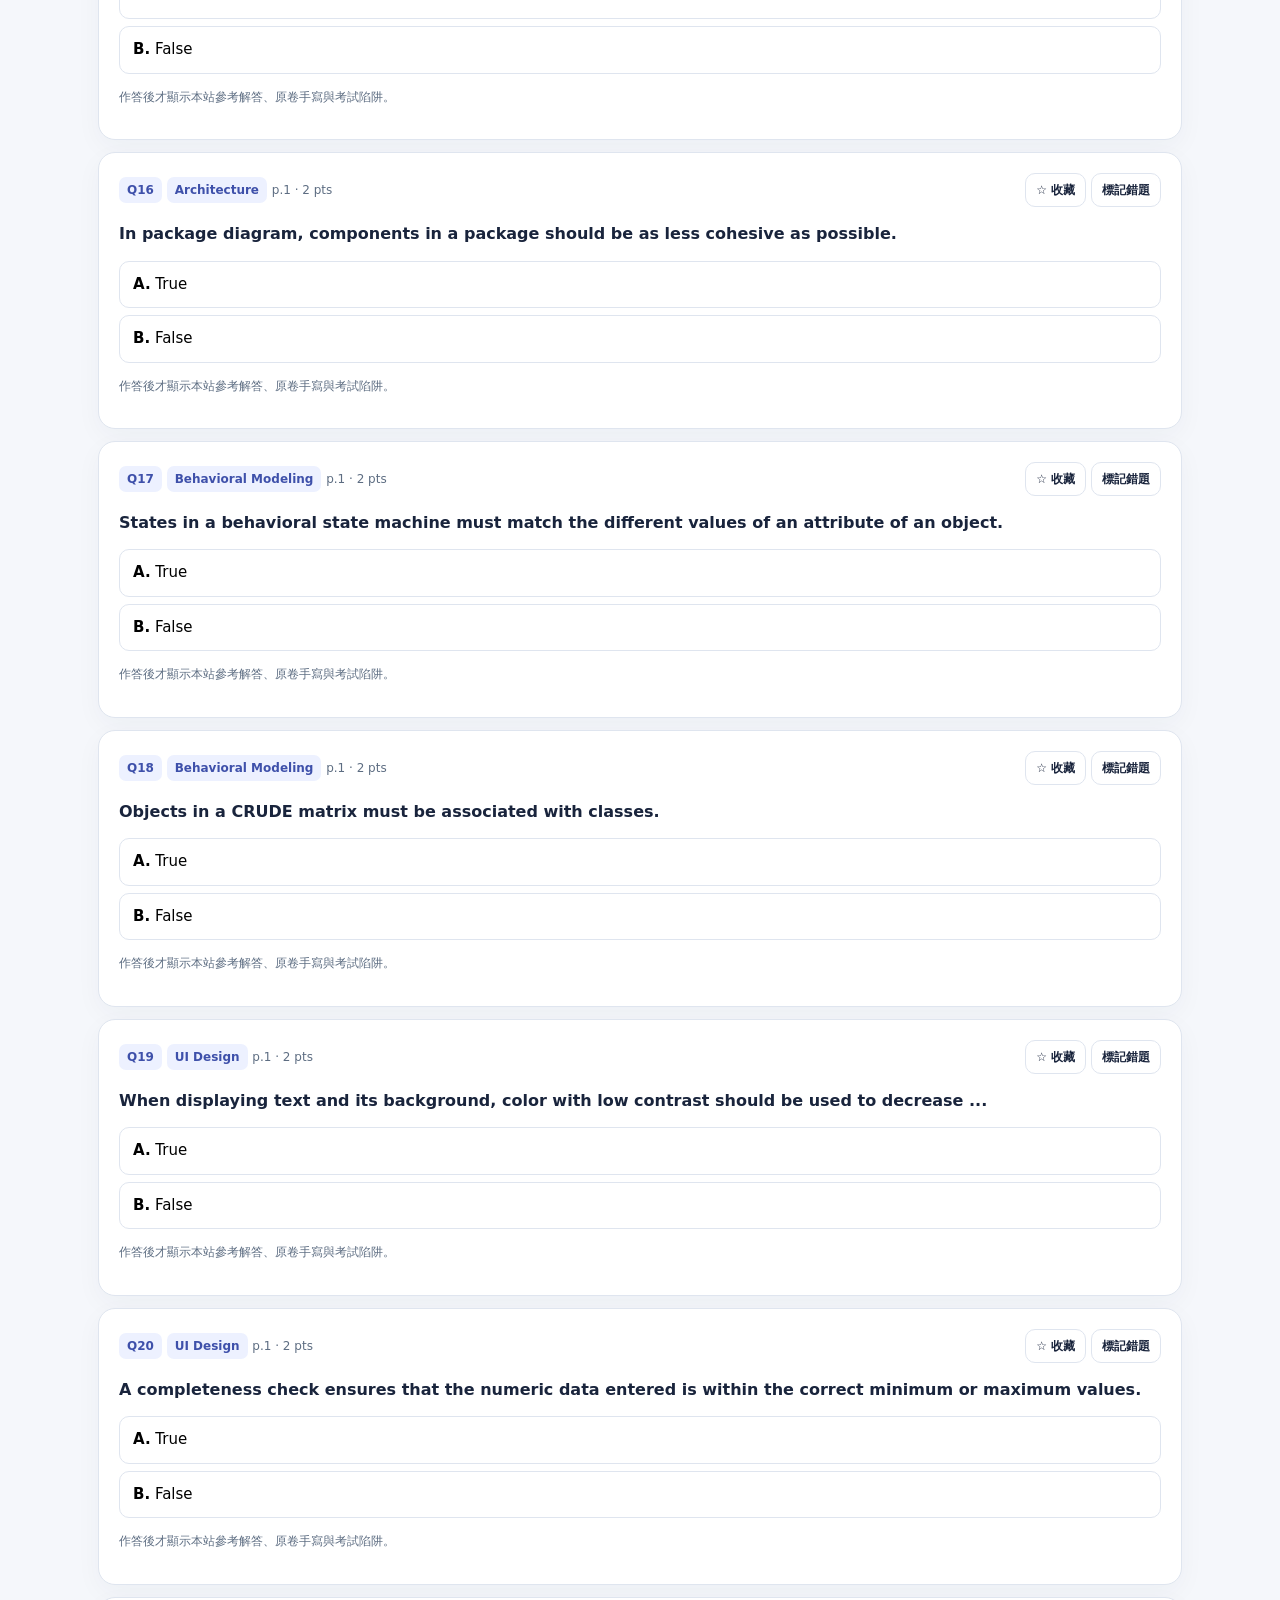
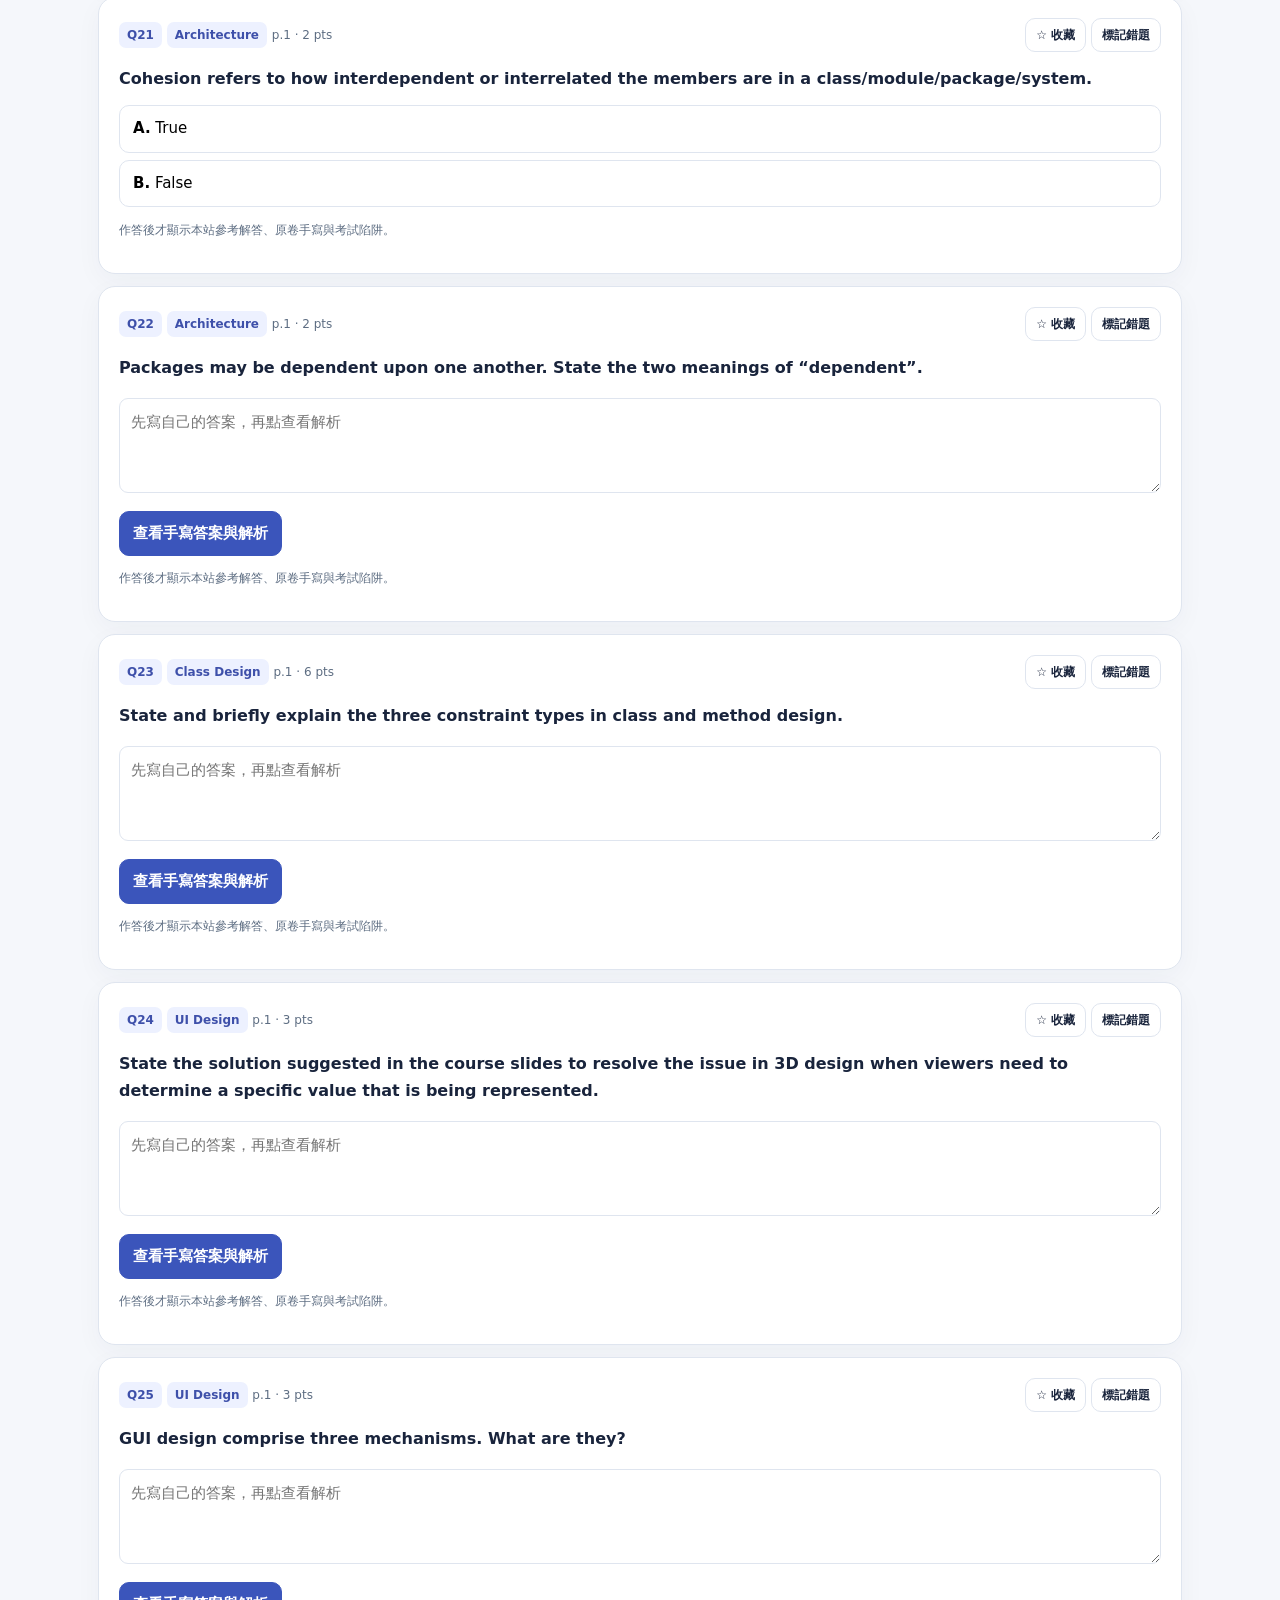
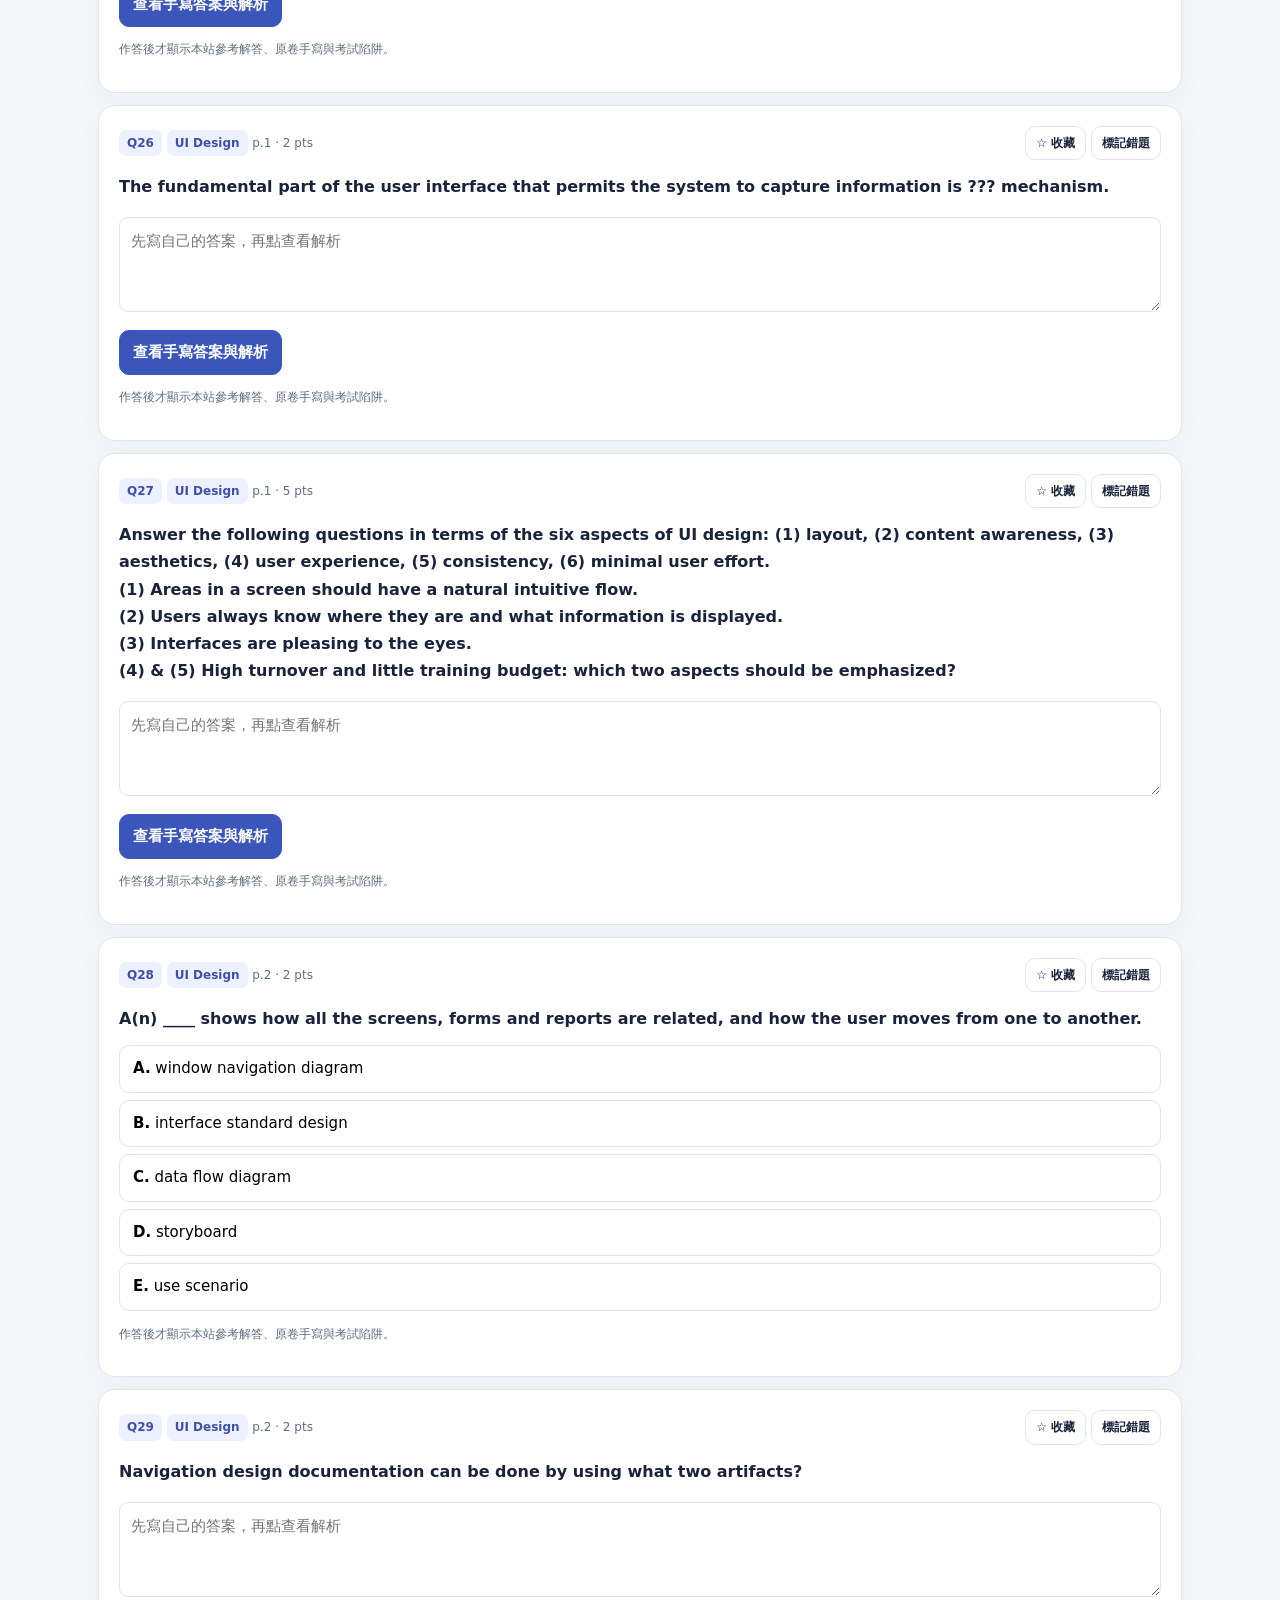
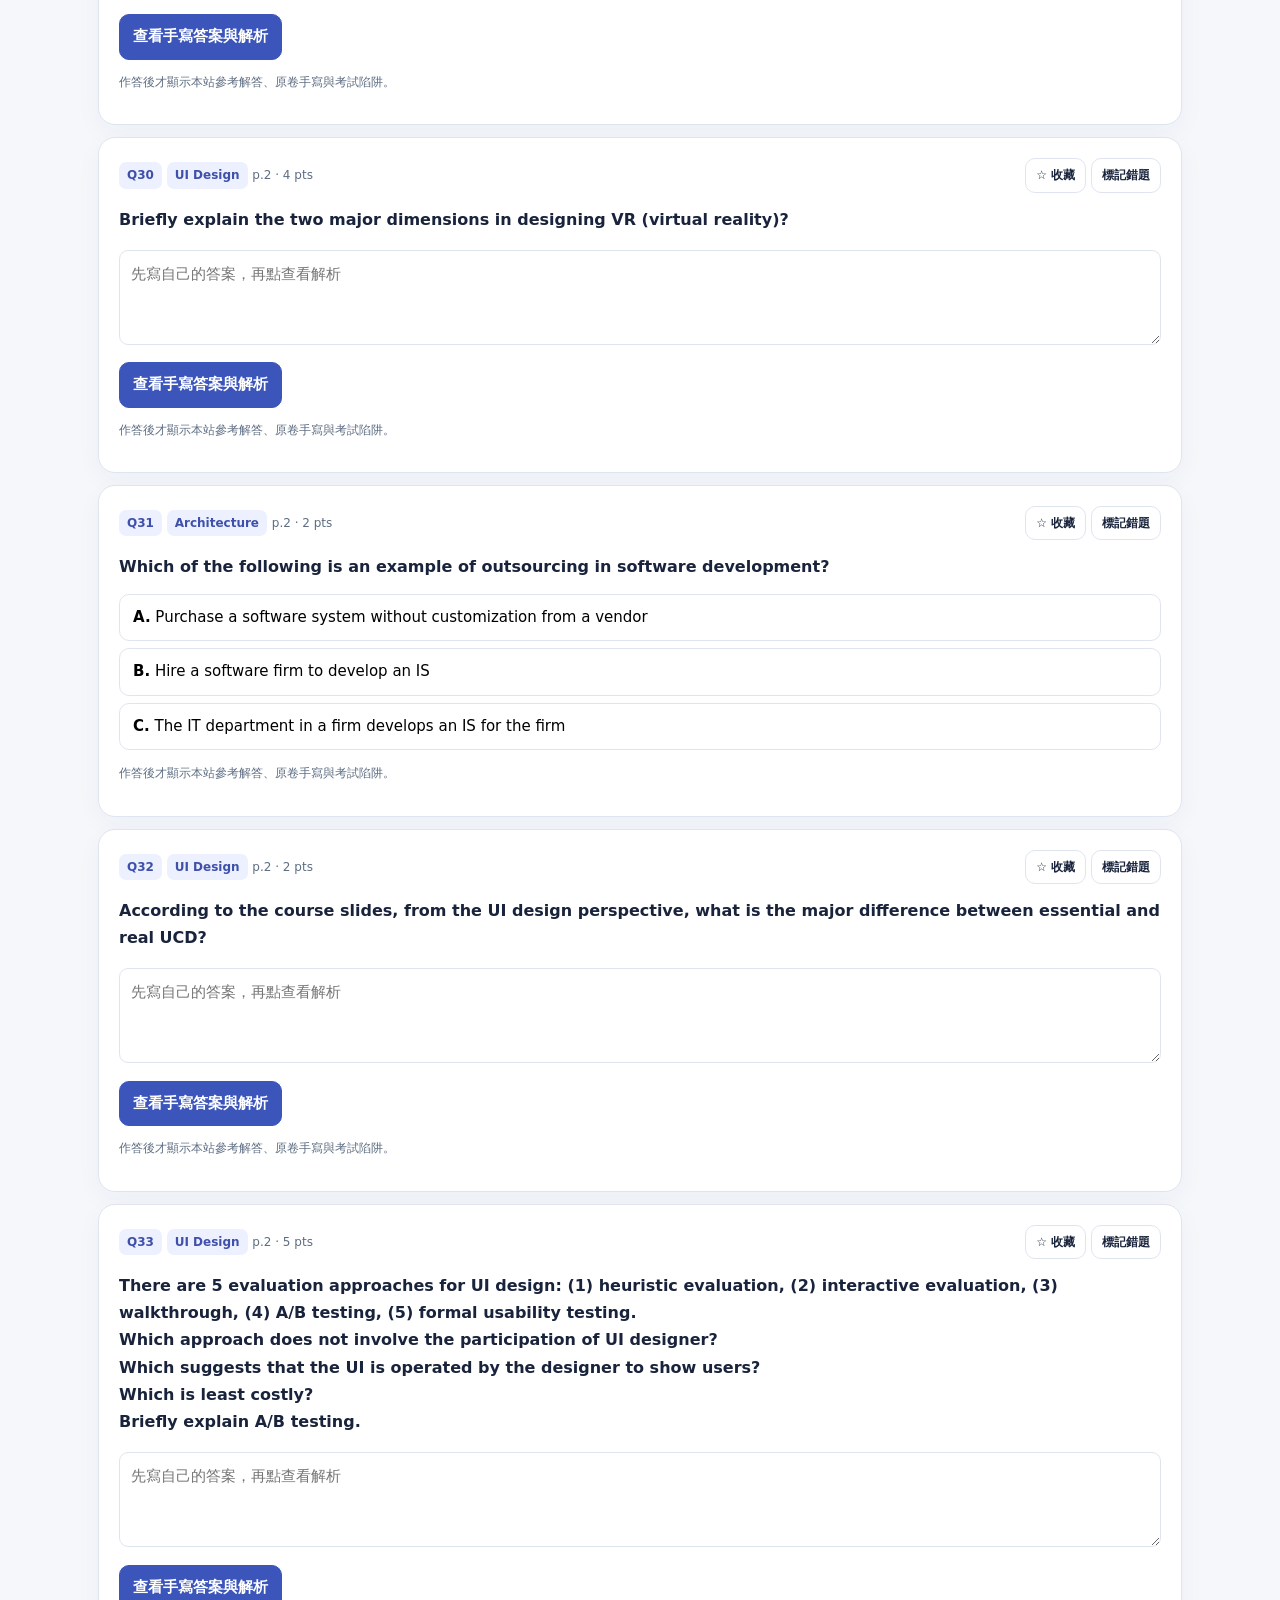
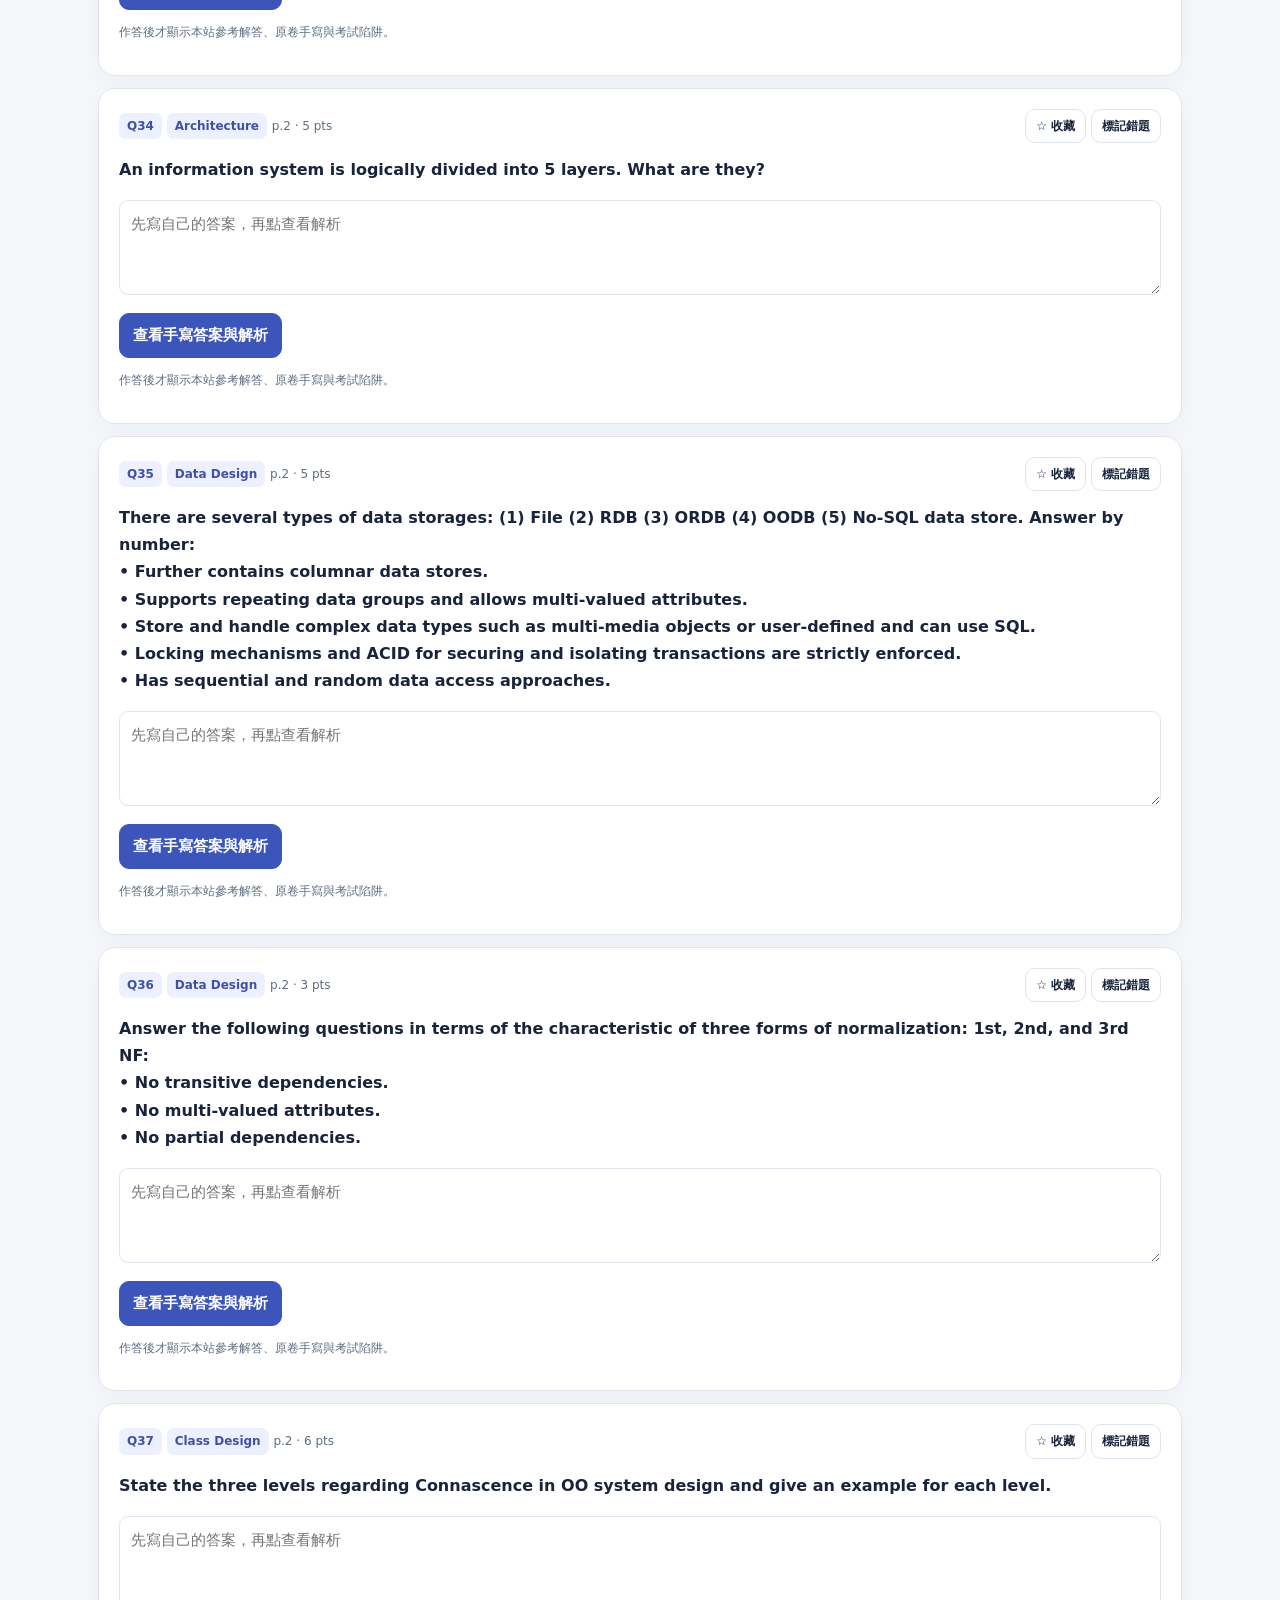
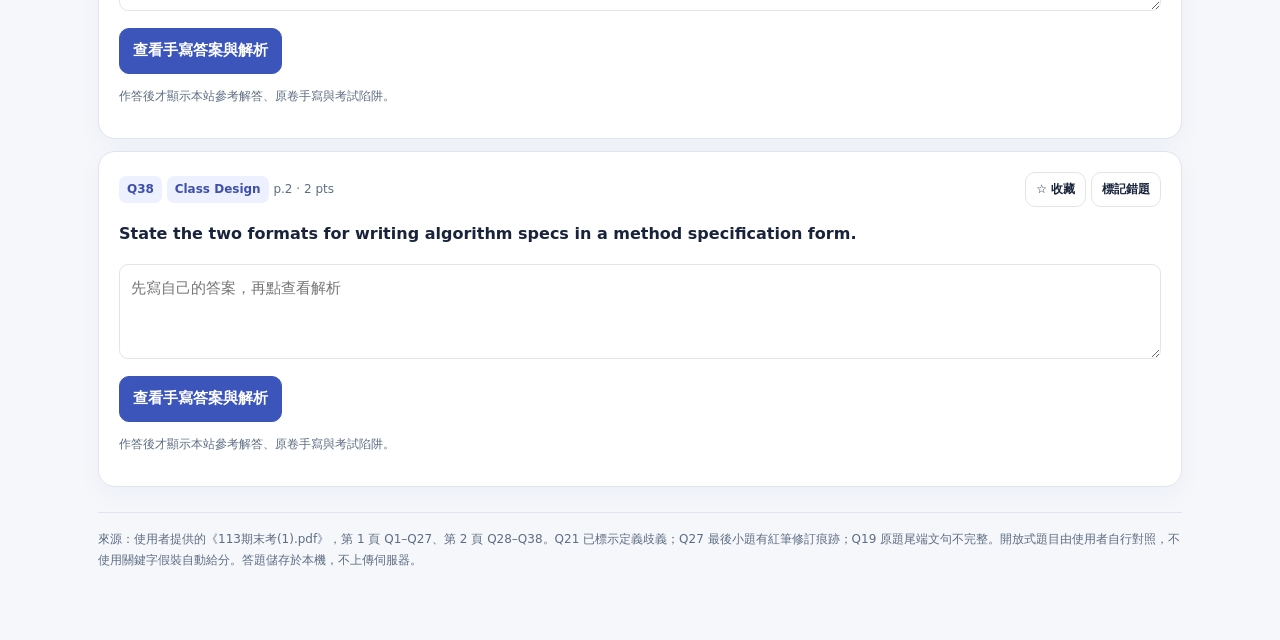
<file: past-exam-113.html>
<!doctype html><html lang="zh-Hant"><head><meta charset="utf-8"><meta name="viewport" content="width=device-width,initial-scale=1"><title>SAD 113 期末考古題｜38 題逐題解析</title>
<style>
:root{--bg:#f5f7fb;--card:white;--ink:#19243c;--muted:#5d6d82;--line:#dfe5ef;--blue:#3b55bb;--soft:#edf1ff;--amber:#fff4e1;--mint:#eaf8f2;--green:#146747;--orange:#8b520a;--shadow:0 8px 27px #2439560a}*{box-sizing:border-box}body{margin:0;font:15px/1.7 system-ui,-apple-system,"Noto Sans TC","Microsoft JhengHei",sans-serif;background:var(--bg);color:var(--ink)}button,select,input,textarea{font:inherit}button{cursor:pointer}button:focus-visible,input:focus-visible,select:focus-visible,textarea:focus-visible{outline:3px solid #eba83e;outline-offset:2px}a{color:var(--blue)}.top{background:#fff;position:sticky;top:0;z-index:20;border-bottom:1px solid var(--line)}.topin{max-width:1120px;margin:auto;padding:11px 18px;display:flex;flex-wrap:wrap;gap:12px;align-items:center;justify-content:space-between}.brand{font-weight:850;text-decoration:none;color:var(--ink)}.brand b{background:var(--blue);color:white;padding:4px 8px;border-radius:8px;margin-right:6px}.links{display:flex;gap:8px;flex-wrap:wrap}.btn{background:#fff;border:1px solid var(--line);border-radius:10px;color:var(--ink);padding:9px 13px;font-weight:650}.btn.primary{background:var(--blue);color:#fff;border-color:var(--blue)}.btn.small{padding:6px 10px;font-size:12px}.wrap{max-width:1120px;margin:auto;padding:22px 18px 70px}.heading h1{font-size:clamp(25px,3.5vw,35px);margin:0 0 5px}.heading p{color:var(--muted);margin:3px 0}.stats{display:grid;grid-template-columns:repeat(4,minmax(0,1fr));gap:10px;margin:18px 0}.card{border:1px solid var(--line);background:var(--card);border-radius:17px;padding:20px;box-shadow:var(--shadow);min-width:0}.stats .card{padding:12px}.num{font-size:25px;font-weight:800}.meta,.source{font-size:12px;color:var(--muted)}.toolbar{display:flex;flex-wrap:wrap;gap:9px;align-items:center;margin:15px 0}.toolbar input,.toolbar select{background:white;border:1px solid var(--line);border-radius:9px;padding:10px 11px;min-width:0}.toolbar input{flex:1;min-width:175px}.label{font-size:12px;color:#3e50aa;background:var(--soft);font-weight:750;padding:3px 8px;border-radius:7px;display:inline-block}.label.orange{color:var(--orange);background:var(--amber)}.label.green{color:var(--green);background:var(--mint)}.question{margin:13px 0 5px;font-weight:720;font-size:16px;white-space:pre-wrap;overflow-wrap:anywhere}.qcard{margin:12px 0}.qtop{display:flex;flex-wrap:wrap;align-items:center;justify-content:space-between;gap:10px}.options{display:grid;gap:7px;margin:13px 0}.option{width:100%;text-align:left;padding:10px 13px;background:#fff;border:1px solid var(--line);border-radius:10px}.option.correct{background:var(--mint);border-color:#88c9b1}.option.wrong{background:#fff0ef;border-color:#dca4a2}.answerarea{margin-top:15px;border-top:1px solid var(--line);padding-top:13px}.answerarea p{margin:7px 0}.good{background:var(--mint);padding:11px 13px;border-radius:9px}.warning{background:var(--amber);padding:11px 13px;border-radius:9px;margin-top:10px}.hand{background:var(--soft);padding:10px 13px;border-radius:9px;margin-top:10px}.shortanswer{border:1px solid var(--line);border-radius:9px;padding:11px;min-height:95px;width:100%;margin-top:12px;resize:vertical}.empty{text-align:center;padding:32px}.foot{color:var(--muted);font-size:12px;border-top:1px solid var(--line);margin-top:25px;padding-top:16px}strong{font-weight:800}.source{margin-top:13px}.sr{position:absolute;left:-9999px}
@media(max-width:650px){.wrap{padding:15px 12px 55px}.topin{padding:9px 12px}.stats{grid-template-columns:repeat(2,minmax(0,1fr))}.card{padding:15px}.toolbar>*{max-width:100%}.toolbar select,.toolbar input{width:100%}.links .btn{font-size:12px;padding:6px 8px}.question{font-size:15px}}
</style></head><body><header class="top"><div class="topin"><a href="index.html" class="brand"><b>SAD.</b> 113 期末考古題</a><nav class="links"><a href="index.html" class="btn">原版 Ch1–Ch5</a><a href="final-review.html" class="btn">期末核心速記</a></nav></div></header><main class="wrap">
<div class="heading"><h1>113 期末考｜38 題逐題解析</h1><p><strong>2024 Systems Analysis &amp; Design EXAM 2</strong> · 兩頁原卷 · 封面紅筆記 100 分 · 題目與手寫答案逐題對照</p><p>原卷大題逐一收錄；印刷英文盡量保留，局部模糊、截斷的字句會明確標示。原卷逐題配分依圖片加總為 101 分，與紅筆總分 100 分不一致，網站不擅自改動配分。<b>「原卷手寫」是作答者的答案，並非官方答案</b>；有紅筆勾選時另標記。網站的解析屬課程觀念核對，非老師公布的解答。</p></div>
<div class="stats" id="stats"></div><div class="toolbar"><label class="sr" for="topic">章節</label><select id="topic"></select><label class="sr" for="status">狀態</label><select id="status"><option value="all">所有狀態</option><option value="unanswered">未作答</option><option value="wrong">錯題</option><option value="flagged">已收藏</option><option value="disputed">待核對</option></select><label class="sr" for="search">關鍵字</label><input id="search" placeholder="搜尋原題或解析"><button class="btn small" id="reset">清除本頁作答紀錄</button></div><div id="cards"></div>
<footer class="foot">來源：使用者提供的《113期末考(1).pdf》，第 1 頁 Q1–Q27、第 2 頁 Q28–Q38。Q21 已標示定義歧義；Q27 最後小題有紅筆修訂痕跡；Q19 原題尾端文句不完整。開放式題目由使用者自行對照，不使用關鍵字假裝自動給分。答題儲存於本機，不上傳伺服器。</footer></main><script>
const EXAM=[{"q":1,"topic":"Functional / Structural","type":"tf","points":2,"prompt":"A class on a class diagram (CD) must be associated with at least one use case (UC).","hand":"T","correct":0,"answer":"**True**","why":"Cross-model consistency: participating classes should support required use cases.","pit":"Class Diagram 與 Use Case 應能交叉追蹤；但「每個類別必須直接對到一個用例」是課堂模型一致性觀點。","marked":"red-check","page":1},{"q":2,"topic":"Architecture","type":"tf","points":2,"prompt":"Package diagram can be used to group use cases.","hand":"T","correct":0,"answer":"**True**","why":"A package organizes related model elements, including use cases.","pit":"Package 可依領域或功能將用例分組，不限於程式碼模組。","marked":"red-check","page":1},{"q":3,"topic":"UI Design","type":"tf","points":2,"prompt":"In screen design, if you want to display certain information in chronological order, the information should be displayed from right to left.","hand":"F","correct":1,"answer":"**False**","why":"In a left-to-right reading context, chronological information normally flows left to right.","pit":"題目不能忽略文化及語系。此題依原卷的英文介面語境判斷。","marked":"red-check","page":1},{"q":4,"topic":"UI Design","type":"tf","points":2,"prompt":"If information items are required to enter the system individually, the appropriate input processing mechanism is batch processing.","hand":"F","correct":1,"answer":"**False**","why":"Online/interactive entry is suited to individually entered items.","pit":"Batch processing 是集中處理大量資料，與逐筆即時輸入不同。","marked":"handwritten","page":1},{"q":5,"topic":"Data Design","type":"tf","points":2,"prompt":"In database design, normalization is often applied to help increase the efficiency of data access.","hand":"F","correct":1,"answer":"**False**","why":"Normalization primarily reduces redundancy and update anomalies.","pit":"正規化不以提升查詢速度為目的；分表後 JOIN 可能增加。","marked":"handwritten","page":1},{"q":6,"topic":"Architecture","type":"tf","points":2,"prompt":"You can write SQL statements in DAM (Data Access & Manipulation) classes.","hand":"T","correct":0,"answer":"**True**","why":"Data Access & Manipulation (DAM) layer is responsible for persistence and database access.","pit":"SQL 應位於資料存取層，而不是混進 UI 或 Domain Entity。","marked":"handwritten","page":1},{"q":7,"topic":"Class Design","type":"tf","points":2,"prompt":"Contract forms are used to define constraints for the variables of a class.","hand":"F","correct":1,"answer":"**False**","why":"Contracts describe operation preconditions, postconditions, and invariants.","pit":"Method contract 不只是對屬性變數設定範圍；需辨別 method 與 class-level constraints。","marked":"handwritten","page":1},{"q":8,"topic":"UI Design","type":"tf","points":2,"prompt":"In formal usability testing, it is better for UI designers to accompany users during the evaluation to go through and navigate the interface for the users to have a better understanding about the design.","hand":"F","correct":1,"answer":"**False**","why":"Formal usability testing should observe representative users using the interface without the designer navigating it for them.","pit":"設計師帶著操作會干擾測試、掩蓋可用性問題。","marked":"handwritten","page":1},{"q":9,"topic":"Behavioral Modeling","type":"tf","points":2,"prompt":"CRUDE matrix must relate to activities on an activity diagram and events in a UC.","hand":"T","correct":0,"answer":"**True**","why":"CRUDE maps actions and use-case events to class responsibilities.","pit":"C/R/U/D/E 與 Use Case、Activity、Class 的操作互相核對。","marked":"handwritten","page":1},{"q":10,"topic":"Architecture","type":"tf","points":2,"prompt":"DAM objects belong to the problem domain (PD) layer.","hand":"F","correct":1,"answer":"**False**","why":"DAM belongs to data access/manipulation, not the Problem Domain layer.","pit":"資料存取責任與業務概念要分層。","marked":"handwritten","page":1},{"q":11,"topic":"Functional / Structural","type":"tf","points":2,"prompt":"An action in an activity diagram and an event in a UC description should be related to one or more operations on CD.","hand":"T","correct":0,"answer":"**True**","why":"Actions/events should be supported by class operations.","pit":"跨模型一致性：Use Case / Activity 的動作在 Class Diagram 中應有承接責任。","marked":"handwritten","page":1},{"q":12,"topic":"Structural Modeling","type":"tf","points":2,"prompt":"An attribute or an association/aggregation relationship on CD should be related to the subject(主詞，含補語) or object(受詞，含補語) of an event in UCD.","hand":"T","correct":0,"answer":"**True**","why":"Nouns and noun phrases in UCD event statements provide candidates for classes and attributes.","pit":"從主詞、受詞與補語擷取候選概念，再篩選是否適合作為類別或屬性。","marked":"handwritten","page":1},{"q":13,"topic":"Requirements","type":"tf","points":2,"prompt":"In terms of system requirements, analysis models focus on functional requirements, while design models must include non-functional requirements.","hand":"T","correct":0,"answer":"**True**","why":"Analysis emphasizes what functions do; design must address operational constraints.","pit":"Design 還需要效能、安全、維運等非功能需求。","marked":"handwritten","page":1},{"q":14,"topic":"Architecture","type":"tf","points":2,"prompt":"Greater coupling among classes may identify partitions.","hand":"T","correct":0,"answer":"**True**","why":"Strongly coupled classes may be grouped into a package or partition.","pit":"同一組內相關性較強可能有利分區；不是鼓勵全系統的 Coupling 無限制增加。","marked":"handwritten","page":1},{"q":15,"topic":"Class Design","type":"tf","points":2,"prompt":"Identifying a super class from common features among classes is an example of factoring.","hand":"T","correct":0,"answer":"**True**","why":"Factoring extracts shared features into a superclass.","pit":"共通 Attribute / Operation 上移至 Superclass，Subclass 繼承。","marked":"handwritten","page":1},{"q":16,"topic":"Architecture","type":"tf","points":2,"prompt":"In package diagram, components in a package should be as less cohesive as possible.","hand":"F","correct":1,"answer":"**False**","why":"High cohesion within a package is generally preferred.","pit":"希望 High Cohesion、Low Coupling，而不是刻意降低內聚。","marked":"handwritten","page":1},{"q":17,"topic":"Behavioral Modeling","type":"tf","points":2,"prompt":"States in a behavioral state machine must match the different values of an attribute of an object.","hand":"T","correct":0,"answer":"**True**","why":"State changes should correspond to meaningful object conditions.","pit":"原卷標 T；但真實狀態可由多個屬性／條件決定，不宜誤背成必須僅對應一個欄位。","marked":"handwritten","page":1},{"q":18,"topic":"Behavioral Modeling","type":"tf","points":2,"prompt":"Objects in a CRUDE matrix must be associated with classes.","hand":"T","correct":0,"answer":"**True**","why":"An object/data responsibility in CRUDE must connect to the structural model.","pit":"CRUDE 中的業務資料與 Class Diagram 應有對應概念。","marked":"handwritten","page":1},{"q":19,"topic":"UI Design","type":"tf","points":2,"prompt":"When displaying text and its background, color with low contrast should be used to decrease ...","hand":"F","correct":1,"answer":"**False**","why":"Readable text requires sufficient contrast.","pit":"原卷這句文字在頁面上結尾不完整／語意異常，核對時應依投影片的高對比可讀性原則。","marked":"handwritten","page":1},{"q":20,"topic":"UI Design","type":"tf","points":2,"prompt":"A completeness check ensures that the numeric data entered is within the correct minimum or maximum values.","hand":"F","correct":1,"answer":"**False**","why":"Range check checks bounds; completeness check checks required entries are present.","pit":"Completeness 與 Range Check 是不同輸入驗證種類。","marked":"handwritten","page":1},{"q":21,"topic":"Architecture","type":"tf","points":2,"prompt":"Cohesion refers to how interdependent or interrelated the members are in a class/module/package/system.","hand":"F（原卷手寫）","correct":null,"answer":"此題不自動判定","why":"Cohesion is the relatedness of responsibilities within a module; coupling is dependence between modules.","pit":"原卷手寫 F；但前半句與 Cohesion 的一般定義接近，且後半提及 system，原題表述存在歧義，暫不自動判定對錯。","marked":"disputed","page":1},{"q":22,"topic":"Architecture","type":"short","points":2,"prompt":"Packages may be dependent upon one another. State the two meanings of “dependent”.","hand":"1. development sequence; 2. change impact","answer":"**Development sequence**（開發順序）與 **Change impact**（變更影響）。","why":"被依賴的 package 的介面決定整合先後；其修改可能影響依賴者。","pit":"不代表兩個 package 完全不能平行開發。","marked":"red-check","page":1},{"q":23,"topic":"Class Design","type":"short","points":6,"prompt":"State and briefly explain the three constraint types in class and method design.","hand":"precondition / postcondition / invariants；各項附中文註解","answer":"**Precondition**：method 執行前需符合；**Postcondition**：正常完成後的保證；**Invariant**：物件有效狀態須維持的限制。","why":"三類合稱 contract-related constraints，用來界定呼叫者與方法的責任。","pit":"Invariant 不是「方法完成後才成立的條件」。","marked":"red-check","page":1},{"q":24,"topic":"UI Design","type":"short","points":3,"prompt":"State the solution suggested in the course slides to resolve the issue in 3D design when viewers need to determine a specific value that is being represented.","hand":"允許 views 利用單點方式查看該值，例如 click 3D 圖上的點，取得 x,y,z 座標；手寫部分字跡不夠清楚。","answer":"Provide a point-selection / click interaction that displays exact values (e.g. x, y, z coordinates) rather than requiring estimation from the 3D plot.","why":"3D 視覺化適合表達空間，但精確讀數不易；互動選取能提供精確值。","pit":"僅增加 3D 視角未必能解決精確數值難以讀取的問題。","marked":"red-check","page":1},{"q":25,"topic":"UI Design","type":"short","points":3,"prompt":"GUI design comprise three mechanisms. What are they?","hand":"navigation / input / output","answer":"**Navigation**, **Input**, **Output**.","why":"分別負責導覽、蒐集輸入、呈現結果。","pit":"不要把 Layout、Consistency 當成三個機制之一。","marked":"red-check","page":1},{"q":26,"topic":"UI Design","type":"short","points":2,"prompt":"The fundamental part of the user interface that permits the system to capture information is ??? mechanism.","hand":"input","answer":"**Input mechanism**.","why":"捕捉資料屬 Input；畫面移動屬 Navigation。","pit":"Capture information 不等於 Output。","marked":"red-check","page":1},{"q":27,"topic":"UI Design","type":"short","points":5,"prompt":"Answer the following questions in terms of the six aspects of UI design: (1) layout, (2) content awareness, (3) aesthetics, (4) user experience, (5) consistency, (6) minimal user effort.\n(1) Areas in a screen should have a natural intuitive flow.\n(2) Users always know where they are and what information is displayed.\n(3) Interfaces are pleasing to the eyes.\n(4) & (5) High turnover and little training budget: which two aspects should be emphasized?","hand":"(1) 1; (2) 2; (3) 3; 最後填 (4) & (6)，旁有紅字「5」修正痕跡。","answer":"(1) **Layout** (1); (2) **Content awareness** (2); (3) **Aesthetics** (3). For high turnover / low training budget, prioritize **User experience** (4) and **Consistency** (5); verify exact pair with instructor slides.","why":"頻繁新人需要易學、低訓練成本的介面；Consistency 與易學性尤其重要。","pit":"手寫最後的 (6) 旁有紅筆改動，這組答案須再對照課堂資料，不能當作已確認官方答案。","marked":"mixed","page":1},{"q":28,"topic":"UI Design","type":"choice","points":2,"prompt":"A(n) ____ shows how all the screens, forms and reports are related, and how the user moves from one to another.","options":["window navigation diagram","interface standard design","data flow diagram","storyboard","use scenario"],"correct":0,"hand":"a","answer":"**(a) Window navigation diagram**.","why":"描述畫面、表單、報表間的移動路徑。","pit":"Storyboard 多用於呈現畫面故事情境，不等於全面的 Window Navigation Diagram。","marked":"red-check","page":2},{"q":29,"topic":"UI Design","type":"short","points":2,"prompt":"Navigation design documentation can be done by using what two artifacts?","hand":"1. window navigation diagram; 2. real UCD","answer":"**Window Navigation Diagram** 和 **Real UCD**.","why":"前者顯示畫面導覽結構；後者描述實際 UI 操作步驟。","pit":"Essential UCD 側重業務意圖，Real UCD 才反映具體畫面互動。","marked":"red-check","page":2},{"q":30,"topic":"UI Design","type":"short","points":4,"prompt":"Briefly explain the two major dimensions in designing VR (virtual reality)?","hand":"1. sensory：讓使用者能感知自己在何處；2. affective：針對使用者個人／情感的設計（部分字跡不清）。","answer":"**Sensory**：感官呈現與位置／環境知覺；**Affective**：引發或回應使用者的情緒與體驗感受。","why":"VR 不僅要讓使用者「看得見、感受得到」，也要考量情緒反應。","pit":"Affective 是情感，不是 Effectiveness／操作效率。","marked":"red-check","page":2},{"q":31,"topic":"Architecture","type":"choice","points":2,"prompt":"Which of the following is an example of outsourcing in software development?","options":["Purchase a software system without customization from a vendor","Hire a software firm to develop an IS","The IT department in a firm develops an IS for the firm"],"correct":1,"hand":"b","answer":"**(b) Hire a software firm to develop an IS.**","why":"Outsourcing 指將開發工作委託外部公司。","pit":"購買現成軟體（無客製）與委外開發不同。","marked":"red-check","page":2},{"q":32,"topic":"UI Design","type":"short","points":2,"prompt":"According to the course slides, from the UI design perspective, what is the major difference between essential and real UCD?","hand":"essential UCD 偏向描述 business logic；real UCD 著重實際操作／介面，會出現按鈕與顯示資訊。","answer":"**Essential UCD**：technology- and interface-independent user goals / business interactions；**Real UCD**：concrete interface actions, controls and displayed information.","why":"先確立業務需求，再將其翻成實際 UI。","pit":"Real UCD 不是另一種 Class Diagram。","marked":"red-check","page":2},{"q":33,"topic":"UI Design","type":"short","points":5,"prompt":"There are 5 evaluation approaches for UI design: (1) heuristic evaluation, (2) interactive evaluation, (3) walkthrough, (4) A/B testing, (5) formal usability testing.\nWhich approach does not involve the participation of UI designer?\nWhich suggests that the UI is operated by the designer to show users?\nWhich is least costly?\nBriefly explain A/B testing.","hand":"(5); (3); (1); A/B testing：做 A、B 兩種 UI 設計讓使用者比較。","answer":"依原卷手寫：**(5) Formal usability testing**；**(3) Walkthrough**；**(1) Heuristic evaluation**。**A/B testing**：將使用者分組，分別呈現版本 A/B，依預先設定的成效指標比較。","why":"Formal usability testing 由使用者自行操作；Walkthrough 由設計者示範；Heuristic evaluation 通常較節省執行成本。","pit":"原卷手寫選項保留；前兩項在不同課程的評估法分類可能有差異，請依授課投影片定義。","marked":"red-check","page":2},{"q":34,"topic":"Architecture","type":"short","points":5,"prompt":"An information system is logically divided into 5 layers. What are they?","hand":"Foundation; business logic / problem domain (PD); data management; user interface (UI) / HCI; physical architecture","answer":"**Foundation**, **Problem Domain / Business Logic**, **Data Management**, **User Interface / HCI**, **Physical Architecture**.","why":"以責任分層降低 UI、領域邏輯、資料存取與基礎設施的相互干擾。","pit":"此處是原卷課堂五層模型，不一定等同所有企業常見三層架構。","marked":"red-check","page":2},{"q":35,"topic":"Data Design","type":"short","points":5,"prompt":"There are several types of data storages: (1) File (2) RDB (3) ORDB (4) OODB (5) No-SQL data store. Answer by number:\n• Further contains columnar data stores.\n• Supports repeating data groups and allows multi-valued attributes.\n• Store and handle complex data types such as multi-media objects or user-defined and can use SQL.\n• Locking mechanisms and ACID for securing and isolating transactions are strictly enforced.\n• Has sequential and random data access approaches.","hand":"(5), (4), (3), (2), (1)","answer":"依原卷：**(5) NoSQL**, **(4) OODB**, **(3) ORDB**, **(2) RDB**, **(1) File**.","why":"辨別 Columnar、Object-oriented、Object-relational、Relational、File access 的典型特性。","pit":"NoSQL 範圍很廣；ACID 與 SQL 支援不是只有單一資料庫類型有，這題依課堂分類作答。","marked":"red-check","page":2},{"q":36,"topic":"Data Design","type":"short","points":3,"prompt":"Answer the following questions in terms of the characteristic of three forms of normalization: 1st, 2nd, and 3rd NF:\n• No transitive dependencies.\n• No multi-valued attributes.\n• No partial dependencies.","hand":"3rd NF; 1st NF; 2nd NF","answer":"**3NF**, **1NF**, **2NF**.","why":"1NF 排除重複群組；2NF 排除非主屬性對候選鍵的部分相依；3NF 排除不當傳遞相依。","pit":"Normalization 的主要目的不是提高資料存取效率（對照 Q5）。","marked":"red-check","page":2},{"q":37,"topic":"Class Design","type":"short","points":6,"prompt":"State the three levels regarding Connascence in OO system design and give an example for each level.","hand":"Level-0 code level：重複列印程式碼；Level-1 method level：將列印迴圈封裝為 method；Level-2 class level：將列印功能與其他整合功能封裝在 class。","answer":"課堂原卷作答層級：**Level 0 · Code level**, **Level 1 · Method level**, **Level 2 · Class level**。例：重複列印邏輯 → 抽取 `print()` method → 封裝為 `Printer` class。","why":"重複邏輯先聚合到 Method，再將多項相關責任抽成 Class，提升內聚並降低散落依賴。","pit":"不要把 Connascence 在其他文獻中的分級直接覆蓋老師此卷採用的三層分類。","marked":"red-check","page":2},{"q":38,"topic":"Class Design","type":"short","points":2,"prompt":"State the two formats for writing algorithm specs in a method specification form.","hand":"structured English; activity diagram","answer":"**Structured English** 與 **Activity Diagram**.","why":"分別透過結構化敘述及活動流程圖表達演算法規格。","pit":"這題不是要求 Java/Python 程式碼。","marked":"red-check","page":2}];
const KEY="sad-exam-113-v1";let saved={};try{saved=JSON.parse(localStorage.getItem(KEY)||"{}")}catch(err){}const state={answers:{},drafts:{},revealed:{},flags:{},wrong:{},...saved};const $=id=>document.getElementById(id);
const esc=s=>String(s??"").replace(/[&<>"']/g,c=>({"&":"&amp;","<":"&lt;",">":"&gt;",'"':"&quot;","'":"&#39;"}[c]));
const md=s=>esc(s).replace(/\*\*([^*]+)\*\*/g,"<strong>$1</strong>");
function save(){localStorage.setItem(KEY,JSON.stringify(state))}
function topics(){let ts=[...new Set(EXAM.map(q=>q.topic))].sort();$("topic").innerHTML='<option value="all">全部考點</option>'+ts.map(t=>'<option value="'+esc(t)+'">'+esc(t)+'</option>').join("")}
function stat(){const a=EXAM.filter(q=>state.answers[q.q]!==undefined||state.drafts[q.q]||state.revealed[q.q]).length,w=EXAM.filter(q=>state.wrong[q.q]).length,f=EXAM.filter(q=>state.flags[q.q]).length;$("stats").innerHTML='<div class="card"><div class="meta">原卷大題</div><div class="num">38</div></div><div class="card"><div class="meta">已作答 / 已看解答</div><div class="num">'+a+' / 38</div></div><div class="card"><div class="meta">錯題</div><div class="num">'+w+'</div></div><div class="card"><div class="meta">收藏</div><div class="num">'+f+'</div></div>'}
function answer(q,n){state.answers[q]=n;const x=EXAM.find(v=>v.q===q);if(x.correct!==null){if(n!==x.correct)state.wrong[q]=true;else delete state.wrong[q]}save();render();document.getElementById("q"+q)?.scrollIntoView({block:"nearest"})}
function draft(q,v){state.drafts[q]=v;save();stat()}
function reveal(q){state.revealed[q]=true;save();render();document.getElementById("q"+q)?.scrollIntoView({block:"nearest"})}
function flag(q){state.flags[q]=!state.flags[q];save();render();document.getElementById("q"+q)?.scrollIntoView({block:"nearest"})}
function mistake(q){state.wrong[q]=!state.wrong[q];save();render();document.getElementById("q"+q)?.scrollIntoView({block:"nearest"})}
function retry(q){delete state.answers[q];delete state.revealed[q];delete state.drafts[q];save();render();document.getElementById("q"+q)?.scrollIntoView({block:"nearest"})}
function solutions(q){return '<div class="answerarea"><div class="label green">課程觀念參考解答（非官方）</div><div class="good">'+md(q.answer)+'</div><p><strong>解析：</strong>'+esc(q.why)+'</p><div class="warning"><b>Common Pitfall：</b>'+esc(q.pit)+'</div><div class="hand"><span class="label">原卷手寫</span> '+esc(q.hand)+(q.marked==="red-check"?' <span class="label green">紅筆勾選</span>':q.marked==="disputed"?' <span class="label orange">概念需核對</span>':q.marked==="mixed"?' <span class="label orange">有修訂痕跡</span>':'')+'</div></div>'}
function item(q){let value=state.answers[q.q],done=value!==undefined,rev=state.revealed[q.q]===true,has=done||rev,opts=q.type==="tf"?["True","False"]:q.options||null;let core='<article class="card qcard" id="q'+q.q+'"><div class="qtop"><div><span class="label">Q'+q.q+'</span> <span class="label">'+esc(q.topic)+'</span> <span class="meta">p.'+q.page+' · '+q.points+' pts</span> '+(state.wrong[q.q]?'<span class="label orange">錯題</span>':'')+'</div><div><button class="btn small" onclick="flag('+q.q+')">'+(state.flags[q.q]?'★ 已收藏':'☆ 收藏')+'</button> <button class="btn small" onclick="mistake('+q.q+')">'+(state.wrong[q.q]?'✓ 已標錯題':'標記錯題')+'</button></div></div><div class="question">'+esc(q.prompt)+'</div>';
if(opts){core+='<div class="options">'+opts.map((o,i)=>'<button class="option '+(done?(q.correct===i?"correct":i===value?"wrong":""):"")+'" onclick="answer('+q.q+','+i+')" '+(done?"disabled":"")+'><strong>'+String.fromCharCode(65+i)+'.</strong> '+esc(o)+'</button>').join("")+'</div>';}else{core+='<textarea class="shortanswer" placeholder="先寫自己的答案，再點查看解析" oninput="draft('+q.q+',this.value)">'+esc(state.drafts[q.q]||"")+'</textarea><div style="margin-top:9px"><button class="btn primary" onclick="reveal('+q.q+')">查看手寫答案與解析</button></div>';}
core+=(has?solutions(q):'<p class="meta">作答後才顯示本站參考解答、原卷手寫與考試陷阱。</p>');
core+=(has?'<button class="btn small" onclick="retry('+q.q+')">重新練習</button>':'')+'</article>';return core}
function render(){stat();let t=$("topic").value,st=$("status").value,z=$("search").value.trim().toLowerCase(),xs=EXAM.filter(q=>(t==="all"||q.topic===t)&&(!z||(q.prompt+" "+q.answer+" "+q.why+" "+q.pit).toLowerCase().includes(z))&&(st==="all"||st==="wrong"&&state.wrong[q.q]||st==="flagged"&&state.flags[q.q]||st==="unanswered"&&state.answers[q.q]===undefined&&!state.revealed[q.q]&&!state.drafts[q.q]||st==="disputed"&&(q.marked==="disputed"||q.marked==="mixed")));$("cards").innerHTML='<p class="meta">'+xs.length+' 題符合篩選條件 · 是非題可即時判定（Q21 除外）；簡答自行對照</p>'+xs.map(item).join("")+(xs.length?"":'<div class="card empty">沒有符合條件的題目。</div>')}
topics();$("topic").addEventListener("change",render);$("status").addEventListener("change",render);$("search").addEventListener("input",render);$("reset").addEventListener("click",()=>{if(confirm("確定清除本頁所有作答、收藏與錯題標記？原網站的紀錄不受影響。")){state.answers={};state.drafts={};state.revealed={};state.flags={};state.wrong={};save();render()}});render();
</script></body></html>
</file>
